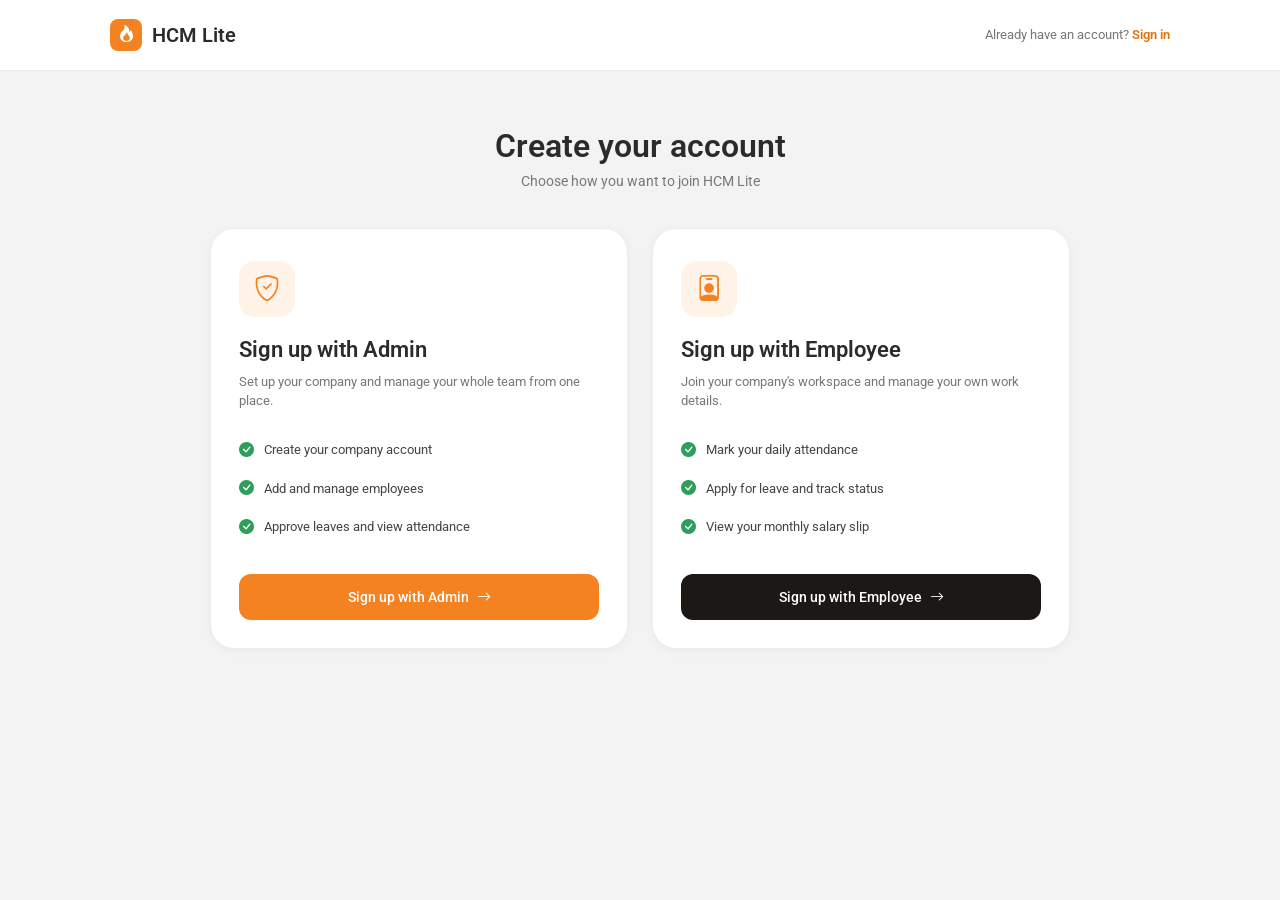
<file: index.html>
<!DOCTYPE html>
<html lang="en">

<head>
    <meta charset="UTF-8">
    <meta name="viewport" content="width=device-width, initial-scale=1">
    <title>Staffora - Choose Sign Up</title>
    <link href="https://cdn.jsdelivr.net/npm/bootstrap@5.3.3/dist/css/bootstrap.min.css" rel="stylesheet">
    <link href="https://cdn.jsdelivr.net/npm/bootstrap-icons@1.11.3/font/bootstrap-icons.css" rel="stylesheet">
    <!-- google font -->
    <link rel="preconnect" href="https://fonts.googleapis.com">
    <link rel="preconnect" href="https://fonts.gstatic.com" crossorigin>
    <link href="https://fonts.googleapis.com/css2?family=Roboto:ital,wght@0,100..900;1,100..900&display=swap"
        rel="stylesheet">

    <!-- common css (same as login page) -->
    <link rel="stylesheet" href="style.css">
</head>

<body class="choose-body">

    <!-- ===== Header with logo ===== -->
    <header class="site-header">
        <div class="site-header-inner">

            <div class="brand">
                <span class="brand-icon"><i class="bi bi-fire"></i></span>
                <span class="brand-name">HCM Lite</span>
            </div>

            <p class="header-note">
                Already have an account? <a href="./index.html" class="link-orange">Sign in</a>
            </p>

        </div>
    </header>


    <!-- ===== Page content ===== -->
    <main class="choose-page">

        <div class="choose-head">
            <h1>Create your account</h1>
            <p>Choose how you want to join HCM Lite</p>
        </div>

        <div class="row g-4 choose-row">

            <!-- Admin card -->
            <div class="col-12 col-md-6">
                <div class="choose-card">

                    <div class="choose-icon"><i class="bi bi-shield-check"></i></div>

                    <h2 class="choose-title">Sign up with Admin</h2>
                    <p class="choose-text">Set up your company and manage your whole team from one place.</p>

                    <ul class="choose-list">
                        <li><i class="bi bi-check-circle-fill"></i> Create your company account</li>
                        <li><i class="bi bi-check-circle-fill"></i> Add and manage employees</li>
                        <li><i class="bi bi-check-circle-fill"></i> Approve leaves and view attendance</li>
                    </ul>

                    <a href="./adminlogin.html" class="btn-choose">Sign up with Admin <i class="bi bi-arrow-right"></i></a>

                </div>
            </div>

            <!-- Employee card -->
            <div class="col-12 col-md-6">
                <div class="choose-card">

                    <div class="choose-icon"><i class="bi bi-person-badge"></i></div>

                    <h2 class="choose-title">Sign up with Employee</h2>
                    <p class="choose-text">Join your company's workspace and manage your own work details.</p>

                    <ul class="choose-list">
                        <li><i class="bi bi-check-circle-fill"></i> Mark your daily attendance</li>
                        <li><i class="bi bi-check-circle-fill"></i> Apply for leave and track status</li>
                        <li><i class="bi bi-check-circle-fill"></i> View your monthly salary slip</li>
                    </ul>

                    <a href="./employeesignup.html" class="btn-choose dark">Sign up with Employee <i class="bi bi-arrow-right"></i></a>

                </div>
            </div>

        </div>

    </main>

</body>

</html>
</file>
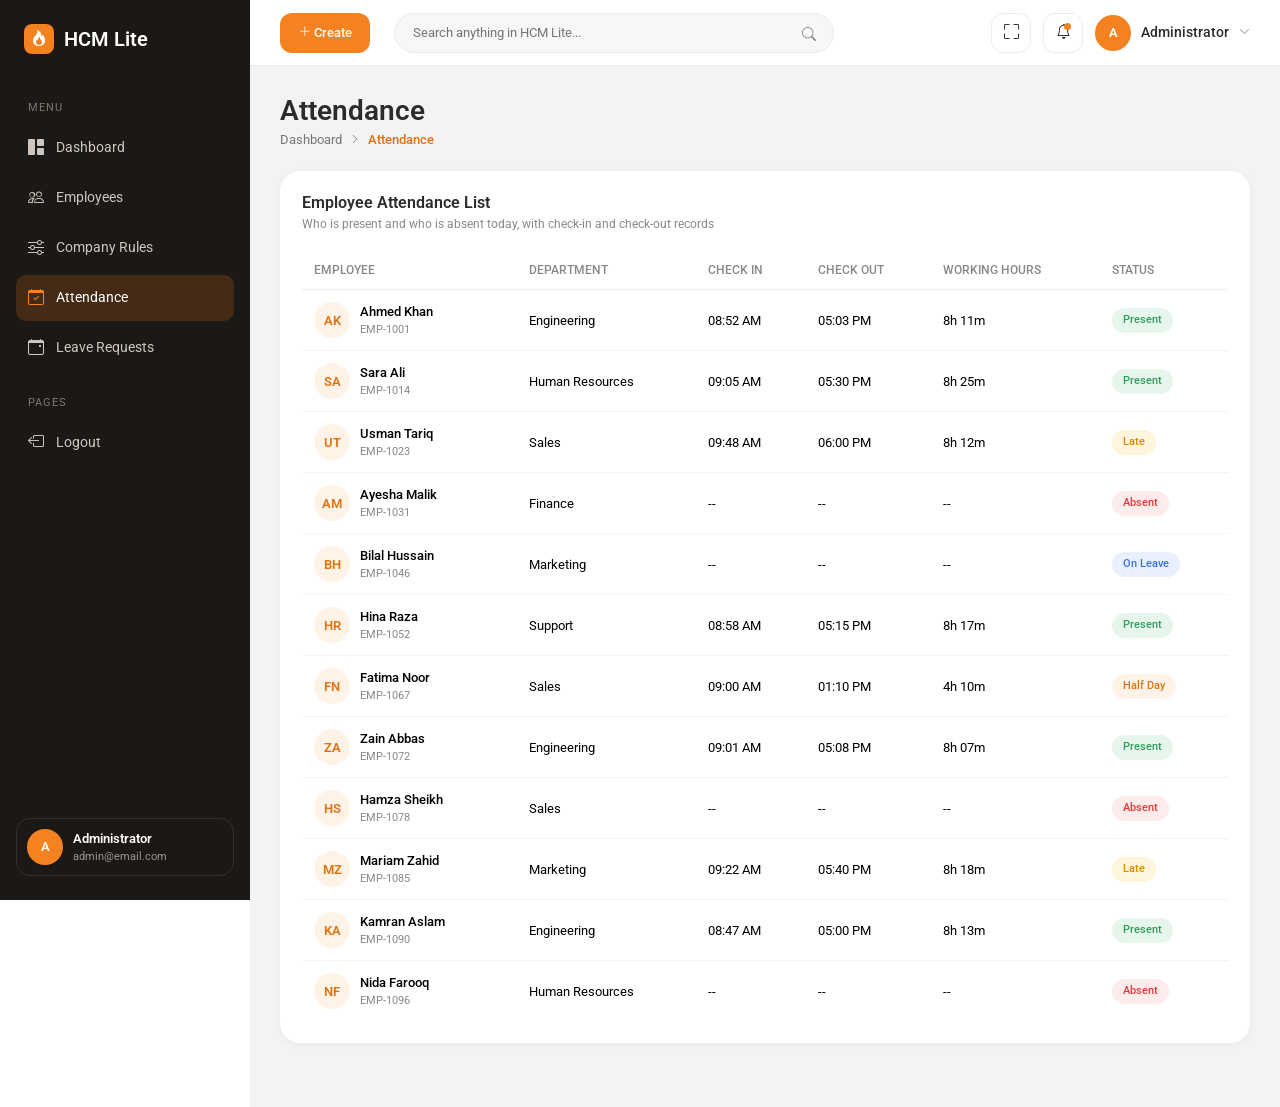
<file: adminattendance.html>
<!DOCTYPE html>
<html lang="en">

<head>
    <meta charset="UTF-8">
    <meta name="viewport" content="width=device-width, initial-scale=1">
    <title>HCM Lite - Attendance</title>
    <link href="https://cdn.jsdelivr.net/npm/bootstrap@5.3.3/dist/css/bootstrap.min.css" rel="stylesheet">
    <link href="https://cdn.jsdelivr.net/npm/bootstrap-icons@1.11.3/font/bootstrap-icons.css" rel="stylesheet">
    <!-- google font -->
    <link rel="preconnect" href="https://fonts.googleapis.com">
    <link rel="preconnect" href="https://fonts.gstatic.com" crossorigin>
    <link href="https://fonts.googleapis.com/css2?family=Roboto:ital,wght@0,100..900;1,100..900&display=swap"
        rel="stylesheet">

    <!-- common css -->
    <link rel="stylesheet" href="style.css">
</head>

<body>

    <!-- ================= SIDEBAR (Bootstrap offcanvas on small screens) ================= -->
    <div class="offcanvas-lg offcanvas-start sidebar" tabindex="-1" id="sidebarMenu" aria-label="Sidebar menu">
        <div class="offcanvas-body">
            <div class="sidebar-inner">

                <div class="sidebar-top">
                    <div class="brand">
                        <span class="brand-icon"><i class="bi bi-fire"></i></span>
                        <span class="brand-name">HCM Lite</span>
                    </div>

                    <button type="button" class="btn-close btn-close-white d-lg-none" data-bs-dismiss="offcanvas"
                        data-bs-target="#sidebarMenu" aria-label="Close"></button>
                </div>

                <div class="menu-title">MENU</div>
                <a href="./adminDashboard.html" class="menu-link"><i class="bi bi-grid-1x2-fill"></i> Dashboard</a>
                <a href="./employee.html" class="menu-link"><i class="bi bi-people"></i> Employees</a>
                <a href="./companyrules.html" class="menu-link"><i class="bi bi-sliders"></i> Company Rules</a>
                <a href="./adminattendance.html" class="menu-link active"><i class="bi bi-calendar-check"></i> Attendance</a>
                <a href="./adminleaves.html" class="menu-link"><i class="bi bi-calendar-event"></i> Leave Requests</a>

                                <div class="menu-title">PAGES</div>
                <!-- <a href="#" class="menu-link"><i class="bi bi-gear"></i> Settings</a> -->
                <a href="index.html" class="menu-link"><i class="bi bi-box-arrow-left"></i> Logout</a>

                <div class="sidebar-user">
                    <div class="avatar">A</div>
                    <div>
                        <div class="su-name">Administrator</div>
                        <div class="su-mail">admin@email.com</div>
                    </div>
                </div>

            </div>
        </div>
    </div>


    <!-- ================= MAIN AREA ================= -->
    <div class="main">

        <!-- ===== Top bar ===== -->
        <div class="topbar">

            <button type="button" class="icon-btn d-lg-none" data-bs-toggle="offcanvas" data-bs-target="#sidebarMenu"
                aria-controls="sidebarMenu" aria-label="Open menu">
                <i class="bi bi-list"></i>
            </button>

            <button type="button" class="btn-create"><i class="bi bi-plus-lg"></i> Create</button>

            <div class="search-box">
                <input type="text" placeholder="Search anything in HCM Lite...">
                <i class="bi bi-search"></i>
            </div>

            <div class="top-right">
                <button type="button" class="icon-btn"><i class="bi bi-fullscreen"></i></button>
                <button type="button" class="icon-btn">
                    <i class="bi bi-bell"></i>
                    <span class="notif-dot"></span>
                </button>
                <div class="profile">
                    <div class="avatar">A</div>
                    <span class="profile-name">Administrator</span>
                    <i class="bi bi-chevron-down"></i>
                </div>
            </div>
        </div>


        <!-- ===== Page content ===== -->
        <div class="content">

            <!-- Page heading -->
            <div class="page-head">
                <div>
                    <h1>Attendance</h1>
                    <div class="crumb">
                        <a href="adminDashboard.html">Dashboard</a>
                        <i class="bi bi-chevron-right"></i>
                        <span>Attendance</span>
                    </div>
                </div>
                <!-- <div class="date-pill"><i class="bi bi-calendar3"></i> October 25, 2026</div> -->
            </div>


         


          


            <!-- ===== 3. Employee attendance list ===== -->
            <div class="row g-3 mb-4">
                <div class="col-12">
                    <div class="card-box">

                        <div class="card-head">
                            <div>
                                <h3 class="card-title">Employee Attendance List</h3>
                                <p class="card-sub">Who is present and who is absent today, with check-in and check-out records</p>
                            </div>
                           
                        </div>

                        <div class="table-responsive">
                            <table class="table align-middle att-table">
                                <thead>
                                    <tr>
                                        <th>Employee</th>
                                        <th>Department</th>
                                        <th>Check In</th>
                                        <th>Check Out</th>
                                        <th>Working Hours</th>
                                        <th>Status</th>
                                    </tr>
                                </thead>
                                <tbody>
                                    <tr>
                                        <td>
                                            <div class="emp">
                                                <div class="avatar light">AK</div>
                                                <div>
                                                    <div class="emp-name">Ahmed Khan</div>
                                                    <div class="emp-id">EMP-1001</div>
                                                </div>
                                            </div>
                                        </td>
                                        <td>Engineering</td>
                                        <td>08:52 AM</td>
                                        <td>05:03 PM</td>
                                        <td>8h 11m</td>
                                        <td><span class="status st-present">Present</span></td>
                                    </tr>
                                    <tr>
                                        <td>
                                            <div class="emp">
                                                <div class="avatar light">SA</div>
                                                <div>
                                                    <div class="emp-name">Sara Ali</div>
                                                    <div class="emp-id">EMP-1014</div>
                                                </div>
                                            </div>
                                        </td>
                                        <td>Human Resources</td>
                                        <td>09:05 AM</td>
                                        <td>05:30 PM</td>
                                        <td>8h 25m</td>
                                        <td><span class="status st-present">Present</span></td>
                                    </tr>
                                    <tr>
                                        <td>
                                            <div class="emp">
                                                <div class="avatar light">UT</div>
                                                <div>
                                                    <div class="emp-name">Usman Tariq</div>
                                                    <div class="emp-id">EMP-1023</div>
                                                </div>
                                            </div>
                                        </td>
                                        <td>Sales</td>
                                        <td>09:48 AM</td>
                                        <td>06:00 PM</td>
                                        <td>8h 12m</td>
                                        <td><span class="status st-late">Late</span></td>
                                    </tr>
                                    <tr>
                                        <td>
                                            <div class="emp">
                                                <div class="avatar light">AM</div>
                                                <div>
                                                    <div class="emp-name">Ayesha Malik</div>
                                                    <div class="emp-id">EMP-1031</div>
                                                </div>
                                            </div>
                                        </td>
                                        <td>Finance</td>
                                        <td>--</td>
                                        <td>--</td>
                                        <td>--</td>
                                        <td><span class="status st-absent">Absent</span></td>
                                    </tr>
                                    <tr>
                                        <td>
                                            <div class="emp">
                                                <div class="avatar light">BH</div>
                                                <div>
                                                    <div class="emp-name">Bilal Hussain</div>
                                                    <div class="emp-id">EMP-1046</div>
                                                </div>
                                            </div>
                                        </td>
                                        <td>Marketing</td>
                                        <td>--</td>
                                        <td>--</td>
                                        <td>--</td>
                                        <td><span class="status st-leave">On Leave</span></td>
                                    </tr>
                                    <tr>
                                        <td>
                                            <div class="emp">
                                                <div class="avatar light">HR</div>
                                                <div>
                                                    <div class="emp-name">Hina Raza</div>
                                                    <div class="emp-id">EMP-1052</div>
                                                </div>
                                            </div>
                                        </td>
                                        <td>Support</td>
                                        <td>08:58 AM</td>
                                        <td>05:15 PM</td>
                                        <td>8h 17m</td>
                                        <td><span class="status st-present">Present</span></td>
                                    </tr>
                                    <tr>
                                        <td>
                                            <div class="emp">
                                                <div class="avatar light">FN</div>
                                                <div>
                                                    <div class="emp-name">Fatima Noor</div>
                                                    <div class="emp-id">EMP-1067</div>
                                                </div>
                                            </div>
                                        </td>
                                        <td>Sales</td>
                                        <td>09:00 AM</td>
                                        <td>01:10 PM</td>
                                        <td>4h 10m</td>
                                        <td><span class="status st-half">Half Day</span></td>
                                    </tr>
                                    <tr>
                                        <td>
                                            <div class="emp">
                                                <div class="avatar light">ZA</div>
                                                <div>
                                                    <div class="emp-name">Zain Abbas</div>
                                                    <div class="emp-id">EMP-1072</div>
                                                </div>
                                            </div>
                                        </td>
                                        <td>Engineering</td>
                                        <td>09:01 AM</td>
                                        <td>05:08 PM</td>
                                        <td>8h 07m</td>
                                        <td><span class="status st-present">Present</span></td>
                                    </tr>
                                    <tr>
                                        <td>
                                            <div class="emp">
                                                <div class="avatar light">HS</div>
                                                <div>
                                                    <div class="emp-name">Hamza Sheikh</div>
                                                    <div class="emp-id">EMP-1078</div>
                                                </div>
                                            </div>
                                        </td>
                                        <td>Sales</td>
                                        <td>--</td>
                                        <td>--</td>
                                        <td>--</td>
                                        <td><span class="status st-absent">Absent</span></td>
                                    </tr>
                                    <tr>
                                        <td>
                                            <div class="emp">
                                                <div class="avatar light">MZ</div>
                                                <div>
                                                    <div class="emp-name">Mariam Zahid</div>
                                                    <div class="emp-id">EMP-1085</div>
                                                </div>
                                            </div>
                                        </td>
                                        <td>Marketing</td>
                                        <td>09:22 AM</td>
                                        <td>05:40 PM</td>
                                        <td>8h 18m</td>
                                        <td><span class="status st-late">Late</span></td>
                                    </tr>
                                    <tr>
                                        <td>
                                            <div class="emp">
                                                <div class="avatar light">KA</div>
                                                <div>
                                                    <div class="emp-name">Kamran Aslam</div>
                                                    <div class="emp-id">EMP-1090</div>
                                                </div>
                                            </div>
                                        </td>
                                        <td>Engineering</td>
                                        <td>08:47 AM</td>
                                        <td>05:00 PM</td>
                                        <td>8h 13m</td>
                                        <td><span class="status st-present">Present</span></td>
                                    </tr>
                                    <tr>
                                        <td>
                                            <div class="emp">
                                                <div class="avatar light">NF</div>
                                                <div>
                                                    <div class="emp-name">Nida Farooq</div>
                                                    <div class="emp-id">EMP-1096</div>
                                                </div>
                                            </div>
                                        </td>
                                        <td>Human Resources</td>
                                        <td>--</td>
                                        <td>--</td>
                                        <td>--</td>
                                        <td><span class="status st-absent">Absent</span></td>
                                    </tr>
                                </tbody>
                            </table>
                        </div>


                    </div>
                </div>
            </div>



        </div>
        <!-- end content -->

    </div>
    <!-- end main -->

    <!-- Bootstrap js (needed for the sidebar offcanvas) -->
    <script src="https://cdn.jsdelivr.net/npm/bootstrap@5.3.3/dist/js/bootstrap.bundle.min.js"></script>

</body>

</html>
</file>
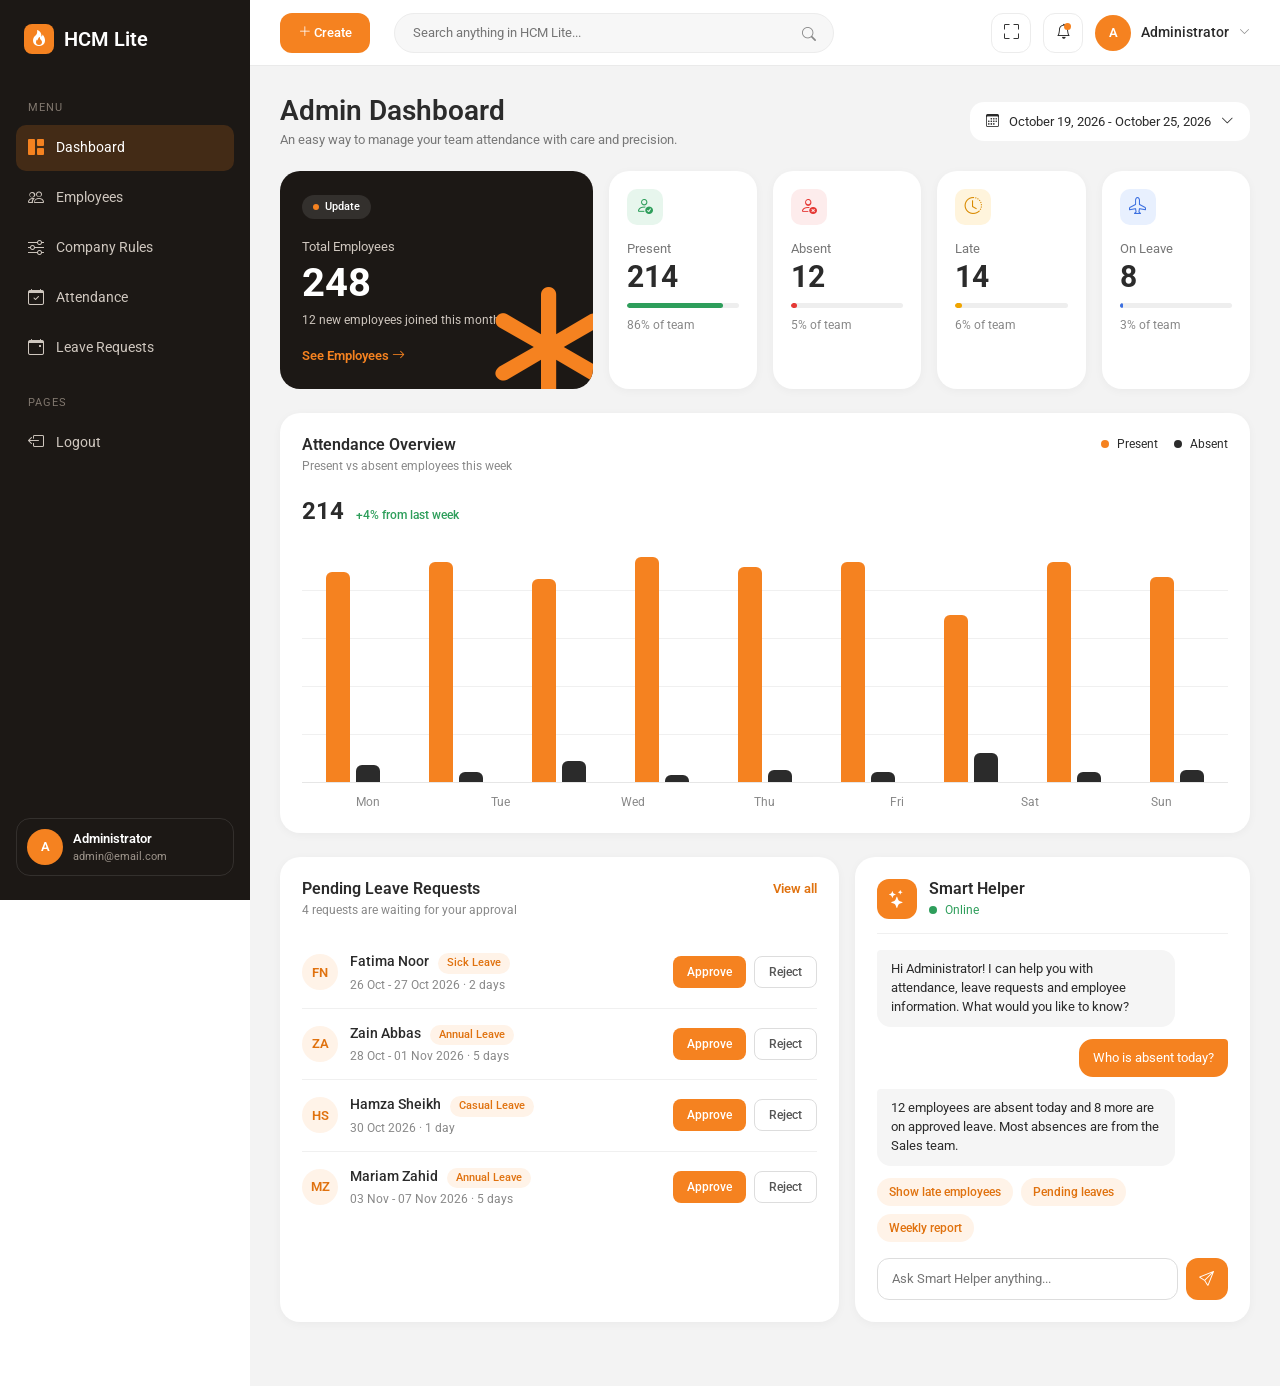
<file: adminDashboard.html>
<!DOCTYPE html>
<html lang="en">

<head>
    <meta charset="UTF-8">
    <meta name="viewport" content="width=device-width, initial-scale=1">
    <title>HCM Lite - Admin Dashboard</title>
    <link href="https://cdn.jsdelivr.net/npm/bootstrap@5.3.3/dist/css/bootstrap.min.css" rel="stylesheet">
    <link href="https://cdn.jsdelivr.net/npm/bootstrap-icons@1.11.3/font/bootstrap-icons.css" rel="stylesheet">
    <!-- google font -->
    <link rel="preconnect" href="https://fonts.googleapis.com">
    <link rel="preconnect" href="https://fonts.gstatic.com" crossorigin>
    <link href="https://fonts.googleapis.com/css2?family=Roboto:ital,wght@0,100..900;1,100..900&display=swap"
        rel="stylesheet">

    <!-- common css (login, sign up and admin are all in this file) -->
    <link rel="stylesheet" href="style.css">
</head>

<body>

    <!-- ================= SIDEBAR (Bootstrap offcanvas on small screens) ================= -->
    <div class="offcanvas-lg offcanvas-start sidebar" tabindex="-1" id="sidebarMenu" aria-label="Sidebar menu">
        <div class="offcanvas-body">
            <div class="sidebar-inner">
    
                <div class="sidebar-top">
                    <div class="brand">
                        <span class="brand-icon"><i class="bi bi-fire"></i></span>
                        <span class="brand-name">HCM Lite</span>
                    </div>
    
                    <button type="button" class="btn-close btn-close-white d-lg-none" data-bs-dismiss="offcanvas"
                        data-bs-target="#sidebarMenu" aria-label="Close"></button>
                </div>
    
                <div class="menu-title">MENU</div>
                <a href="adminDashboard.html" class="menu-link active"><i class="bi bi-grid-1x2-fill"></i> Dashboard</a>
                <a href="employee.html" class="menu-link"><i class="bi bi-people"></i> Employees</a>
                <a href="companyRules.html" class="menu-link"><i class="bi bi-sliders"></i> Company Rules</a>
                <a href="./adminattendance.html" class="menu-link"><i class="bi bi-calendar-check"></i> Attendance</a>
                <a href="./adminleaves.html" class="menu-link"><i class="bi bi-calendar-event"></i> Leave Requests</a>
    
               
                <div class="menu-title">PAGES</div>
                <!-- <a href="#" class="menu-link"><i class="bi bi-gear"></i> Settings</a> -->
                <a href="index.html" class="menu-link"><i class="bi bi-box-arrow-left"></i> Logout</a>
    
                <div class="sidebar-user">
                    <div class="avatar">A</div>
                    <div>
                        <div class="su-name">Administrator</div>
                        <div class="su-mail">admin@email.com</div>
                    </div>
                </div>
    
            </div>
        </div>
    </div>


    <!-- ================= MAIN AREA ================= -->
    <div class="main">

        <!-- ===== Top bar ===== -->
        <div class="topbar">

            <!-- opens the sidebar (only on small screens) -->
            <button type="button" class="icon-btn d-lg-none" data-bs-toggle="offcanvas" data-bs-target="#sidebarMenu"
                aria-controls="sidebarMenu" aria-label="Open menu">
                <i class="bi bi-list"></i>
            </button>

            <button type="button" class="btn-create"><i class="bi bi-plus-lg"></i> Create</button>

            <div class="search-box">
                <input type="text" placeholder="Search anything in HCM Lite...">
                <i class="bi bi-search"></i>
            </div>

            <div class="top-right">
                <button type="button" class="icon-btn"><i class="bi bi-fullscreen"></i></button>
                <button type="button" class="icon-btn">
                    <i class="bi bi-bell"></i>
                    <span class="notif-dot"></span>
                </button>
                <div class="profile">
                    <div class="avatar">A</div>
                    <span class="profile-name">Administrator</span>
                    <i class="bi bi-chevron-down"></i>
                </div>
            </div>
        </div>


        <!-- ===== Page content ===== -->
        <div class="content">

            <!-- Page heading -->
            <div class="page-head">
                <div>
                    <h1>Admin Dashboard</h1>
                    <p>An easy way to manage your team attendance with care and precision.</p>
                </div>
                <div class="date-pill">
                    <i class="bi bi-calendar3"></i>
                    October 19, 2026 - October 25, 2026
                    <i class="bi bi-chevron-down"></i>
                </div>
            </div>


            <!-- ===== 1. Statistics cards ===== -->
            <div class="row g-3 mb-4">

                <!-- Total employees (dark card) -->
                <div class="col-12 col-xl-4">
                    <div class="stat-dark">
                        <span class="update-badge"><span class="dot-orange"></span> Update</span>
                        <p class="sd-label">Total Employees</p>
                        <h2 class="sd-number">248</h2>
                        <p class="sd-text">12 new employees joined this month</p>
                        <a href="employees.html" class="sd-link">See Employees <i class="bi bi-arrow-right"></i></a>
                        <i class="bi bi-asterisk sd-decor"></i>
                    </div>
                </div>

                <!-- Present -->
                <div class="col-6 col-md-3 col-xl-2">
                    <div class="stat-card">
                        <div class="chip c-green"><i class="bi bi-person-check"></i></div>
                        <p class="sc-label">Present</p>
                        <h3 class="sc-number">214</h3>
                        <div class="mini-bar">
                            <div class="mini-fill bg-green" style="width: 86%;"></div>
                        </div>
                        <p class="sc-text">86% of team</p>
                    </div>
                </div>

                <!-- Absent -->
                <div class="col-6 col-md-3 col-xl-2">
                    <div class="stat-card">
                        <div class="chip c-red"><i class="bi bi-person-x"></i></div>
                        <p class="sc-label">Absent</p>
                        <h3 class="sc-number">12</h3>
                        <div class="mini-bar">
                            <div class="mini-fill bg-red" style="width: 5%;"></div>
                        </div>
                        <p class="sc-text">5% of team</p>
                    </div>
                </div>

                <!-- Late -->
                <div class="col-6 col-md-3 col-xl-2">
                    <div class="stat-card">
                        <div class="chip c-amber"><i class="bi bi-clock-history"></i></div>
                        <p class="sc-label">Late</p>
                        <h3 class="sc-number">14</h3>
                        <div class="mini-bar">
                            <div class="mini-fill bg-amber" style="width: 6%;"></div>
                        </div>
                        <p class="sc-text">6% of team</p>
                    </div>
                </div>

                <!-- On leave -->
                <div class="col-6 col-md-3 col-xl-2">
                    <div class="stat-card">
                        <div class="chip c-blue"><i class="bi bi-airplane"></i></div>
                        <p class="sc-label">On Leave</p>
                        <h3 class="sc-number">8</h3>
                        <div class="mini-bar">
                            <div class="mini-fill bg-blue" style="width: 3%;"></div>
                        </div>
                        <p class="sc-text">3% of team</p>
                    </div>
                </div>

            </div>


            <!-- ===== 2. Attendance chart + donut ===== -->
            <div class="row g-3 mb-4">

                <!-- Weekly attendance chart -->
                <div class="col-12 col-xl-12">
                    <div class="card-box">

                        <div class="card-head">
                            <div>
                                <h3 class="card-title">Attendance Overview</h3>
                                <p class="card-sub">Present vs absent employees this week</p>
                            </div>
                            <div class="legend">
                                <span><span class="dot bg-orange"></span> Present</span>
                                <span><span class="dot bg-ink"></span> Absent</span>
                            </div>
                        </div>

                        <div class="chart-number">
                            214 <span class="green-text">+4% from last week</span>
                        </div>

                        <!-- bars -->
                        <div class="bar-chart">
                            <div class="bar-group">
                                <div class="bar present" style="height: 88%;" title="Present"></div>
                                <div class="bar absent" style="height: 7%;" title="Absent"></div>
                            </div>
                            <div class="bar-group">
                                <div class="bar present" style="height: 92%;" title="Present"></div>
                                <div class="bar absent" style="height: 4%;" title="Absent"></div>
                            </div>
                            <div class="bar-group">
                                <div class="bar present" style="height: 85%;" title="Present"></div>
                                <div class="bar absent" style="height: 9%;" title="Absent"></div>
                            </div>
                            <div class="bar-group">
                                <div class="bar present" style="height: 94%;" title="Present"></div>
                                <div class="bar absent" style="height: 3%;" title="Absent"></div>
                            </div>
                            <div class="bar-group">
                                <div class="bar present" style="height: 90%;" title="Present"></div>
                                <div class="bar absent" style="height: 5%;" title="Absent"></div>
                            </div>
                            <div class="bar-group">
                                <div class="bar present" style="height: 92%;" title="Present"></div>
                                <div class="bar absent" style="height: 4%;" title="Absent"></div>
                            </div>
                            <div class="bar-group">
                                <div class="bar present" style="height: 70%;" title="Present"></div>
                                <div class="bar absent" style="height: 12%;" title="Absent"></div>
                            </div>
                            <div class="bar-group">
                                <div class="bar present" style="height: 92%;" title="Present"></div>
                                <div class="bar absent" style="height: 4%;" title="Absent"></div>
                            </div>
                            <div class="bar-group">
                                <div class="bar present" style="height: 86%;" title="Present"></div>
                                <div class="bar absent" style="height: 5%;" title="Absent"></div>
                            </div>
                        </div>

                        <!-- day names -->
                        <div class="chart-labels">
                            <span>Mon</span>
                            <span>Tue</span>
                            <span>Wed</span>
                            <span>Thu</span>
                            <span>Fri</span>
                            <span>Sat</span>
                            <span>Sun</span>
                        </div>

                    </div>
                </div>

              

            </div>


            <!-- ===== 3. Pending leave requests + Smart Helper ===== -->
            <div class="row g-3 mb-4">

                <!-- Pending leave requests -->
                <div class="col-12 col-xl-7">
                    <div class="card-box">

                        <div class="card-head">
                            <div>
                                <h3 class="card-title">Pending Leave Requests</h3>
                                <p class="card-sub">4 requests are waiting for your approval</p>
                            </div>
                            <a href="#" class="link-orange">View all</a>
                        </div>

                        <div class="leave-item">
                            <div class="avatar light">FN</div>
                            <div class="leave-info">
                                <div class="li-name">Fatima Noor <span class="tag">Sick Leave</span></div>
                                <div class="li-meta">26 Oct - 27 Oct 2026 &middot; 2 days</div>
                            </div>
                            <div class="leave-actions">
                                <button type="button" class="btn-approve">Approve</button>
                                <button type="button" class="btn-reject">Reject</button>
                            </div>
                        </div>

                        <div class="leave-item">
                            <div class="avatar light">ZA</div>
                            <div class="leave-info">
                                <div class="li-name">Zain Abbas <span class="tag">Annual Leave</span></div>
                                <div class="li-meta">28 Oct - 01 Nov 2026 &middot; 5 days</div>
                            </div>
                            <div class="leave-actions">
                                <button type="button" class="btn-approve">Approve</button>
                                <button type="button" class="btn-reject">Reject</button>
                            </div>
                        </div>

                        <div class="leave-item">
                            <div class="avatar light">HS</div>
                            <div class="leave-info">
                                <div class="li-name">Hamza Sheikh <span class="tag">Casual Leave</span></div>
                                <div class="li-meta">30 Oct 2026 &middot; 1 day</div>
                            </div>
                            <div class="leave-actions">
                                <button type="button" class="btn-approve">Approve</button>
                                <button type="button" class="btn-reject">Reject</button>
                            </div>
                        </div>

                        <div class="leave-item last">
                            <div class="avatar light">MZ</div>
                            <div class="leave-info">
                                <div class="li-name">Mariam Zahid <span class="tag">Annual Leave</span></div>
                                <div class="li-meta">03 Nov - 07 Nov 2026 &middot; 5 days</div>
                            </div>
                            <div class="leave-actions">
                                <button type="button" class="btn-approve">Approve</button>
                                <button type="button" class="btn-reject">Reject</button>
                            </div>
                        </div>

                    </div>
                </div>

                <!-- Smart Helper chat -->
                <div class="col-12 col-xl-5">
                    <div class="card-box chat-box">

                        <div class="chat-head">
                            <div class="chat-icon"><i class="bi bi-stars"></i></div>
                            <div>
                                <h3 class="card-title">Smart Helper</h3>
                                <p class="online"><span class="dot bg-green"></span> Online</p>
                            </div>
                        </div>

                        <div class="chat-body">
                            <div class="msg bot">
                                Hi Administrator! I can help you with attendance, leave requests and employee
                                information. What would you like to know?
                            </div>

                            <div class="msg user">Who is absent today?</div>

                            <div class="msg bot">
                                12 employees are absent today and 8 more are on approved leave.
                                Most absences are from the Sales team.
                            </div>

                            <div class="chips">
                                <span class="chip-btn">Show late employees</span>
                                <span class="chip-btn">Pending leaves</span>
                                <span class="chip-btn">Weekly report</span>
                            </div>
                        </div>

                        <div class="chat-input">
                            <input type="text" placeholder="Ask Smart Helper anything...">
                            <button type="button" class="send-btn"><i class="bi bi-send"></i></button>
                        </div>

                    </div>
                </div>

            </div>



        </div>
        <!-- end content -->

    </div>
    <!-- end main -->

    <!-- Bootstrap js (needed for the sidebar offcanvas) -->
    <script src="https://cdn.jsdelivr.net/npm/bootstrap@5.3.3/dist/js/bootstrap.bundle.min.js"></script>

</body>

</html>
</file>
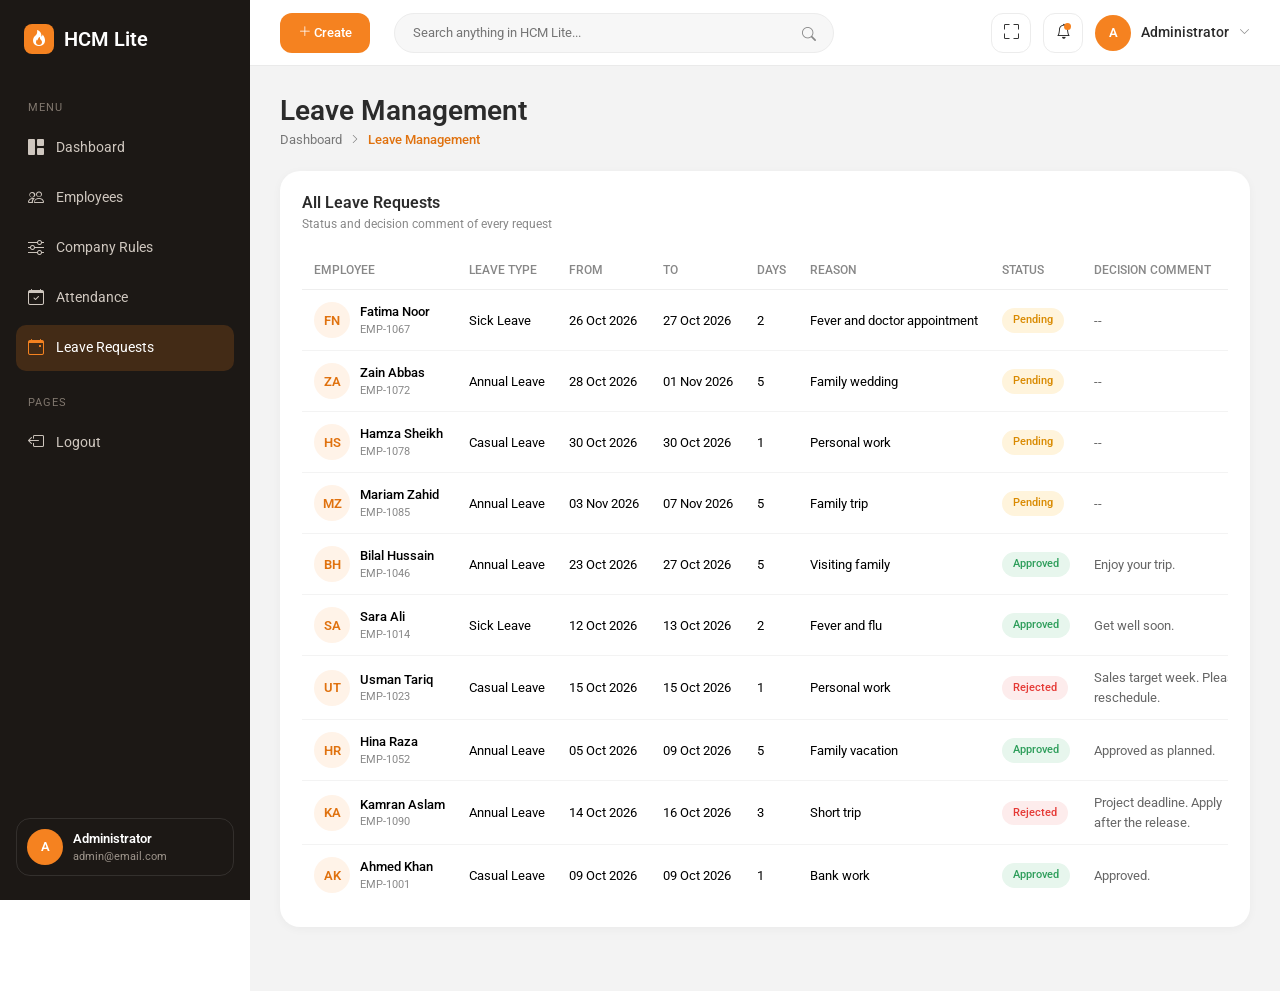
<file: adminleaves.html>
<!DOCTYPE html>
<html lang="en">

<head>
    <meta charset="UTF-8">
    <meta name="viewport" content="width=device-width, initial-scale=1">
    <title>HCM Lite - Leave Management</title>
    <link href="https://cdn.jsdelivr.net/npm/bootstrap@5.3.3/dist/css/bootstrap.min.css" rel="stylesheet">
    <link href="https://cdn.jsdelivr.net/npm/bootstrap-icons@1.11.3/font/bootstrap-icons.css" rel="stylesheet">
    <!-- google font -->
    <link rel="preconnect" href="https://fonts.googleapis.com">
    <link rel="preconnect" href="https://fonts.gstatic.com" crossorigin>
    <link href="https://fonts.googleapis.com/css2?family=Roboto:ital,wght@0,100..900;1,100..900&display=swap"
        rel="stylesheet">

    <!-- common css -->
    <link rel="stylesheet" href="style.css">
</head>

<body>

    <!-- ================= SIDEBAR (Bootstrap offcanvas on small screens) ================= -->
    <div class="offcanvas-lg offcanvas-start sidebar" tabindex="-1" id="sidebarMenu" aria-label="Sidebar menu">
        <div class="offcanvas-body">
            <div class="sidebar-inner">

                <div class="sidebar-top">
                    <div class="brand">
                        <span class="brand-icon"><i class="bi bi-fire"></i></span>
                        <span class="brand-name">HCM Lite</span>
                    </div>

                    <button type="button" class="btn-close btn-close-white d-lg-none" data-bs-dismiss="offcanvas"
                        data-bs-target="#sidebarMenu" aria-label="Close"></button>
                </div>

                <div class="menu-title">MENU</div>
                <a href="./adminDashboard.html" class="menu-link"><i class="bi bi-grid-1x2-fill"></i> Dashboard</a>
                <a href="./employee.html" class="menu-link"><i class="bi bi-people"></i> Employees</a>
                <a href="./companyrules.html" class="menu-link"><i class="bi bi-sliders"></i> Company Rules</a>
                <a href="./adminattendance.html" class="menu-link"><i class="bi bi-calendar-check"></i> Attendance</a>
                <a href="./adminleaves.html" class="menu-link active"><i class="bi bi-calendar-event"></i> Leave Requests</a>

                
                <div class="menu-title">PAGES</div>
                <!-- <a href="#" class="menu-link"><i class="bi bi-gear"></i> Settings</a> -->
                <a href="index.html" class="menu-link"><i class="bi bi-box-arrow-left"></i> Logout</a>

                <div class="sidebar-user">
                    <div class="avatar">A</div>
                    <div>
                        <div class="su-name">Administrator</div>
                        <div class="su-mail">admin@email.com</div>
                    </div>
                </div>

            </div>
        </div>
    </div>


    <!-- ================= MAIN AREA ================= -->
    <div class="main">

        <!-- ===== Top bar ===== -->
        <div class="topbar">

            <button type="button" class="icon-btn d-lg-none" data-bs-toggle="offcanvas" data-bs-target="#sidebarMenu"
                aria-controls="sidebarMenu" aria-label="Open menu">
                <i class="bi bi-list"></i>
            </button>

            <button type="button" class="btn-create"><i class="bi bi-plus-lg"></i> Create</button>

            <div class="search-box">
                <input type="text" placeholder="Search anything in HCM Lite...">
                <i class="bi bi-search"></i>
            </div>

            <div class="top-right">
                <button type="button" class="icon-btn"><i class="bi bi-fullscreen"></i></button>
                <button type="button" class="icon-btn">
                    <i class="bi bi-bell"></i>
                    <span class="notif-dot"></span>
                </button>
                <div class="profile">
                    <div class="avatar">A</div>
                    <span class="profile-name">Administrator</span>
                    <i class="bi bi-chevron-down"></i>
                </div>
            </div>
        </div>


        <!-- ===== Page content ===== -->
        <div class="content">

            <!-- Page heading -->
            <div class="page-head">
                <div>
                    <h1>Leave Management</h1>
                    <div class="crumb">
                        <a href="adminDashboard.html">Dashboard</a>
                        <i class="bi bi-chevron-right"></i>
                        <span>Leave Management</span>
                    </div>
                </div>
                <!-- <a href="adminDashboard.html" class="btn-cancel"><i class="bi bi-arrow-left me-1"></i> Back to Dashboard</a> -->
            </div>


        


        


            <!-- ===== 3. All leave requests ===== -->
            <div class="row g-3 mb-4">
                <div class="col-12">
                    <div class="card-box">

                        <div class="card-head">
                            <div>
                                <h3 class="card-title">All Leave Requests</h3>
                                <p class="card-sub">Status and decision comment of every request</p>
                            </div>
                           
                        </div>

                        <div class="table-responsive">
                            <table class="table align-middle att-table">
                                <thead>
                                    <tr>
                                        <th>Employee</th>
                                        <th>Leave Type</th>
                                        <th>From</th>
                                        <th>To</th>
                                        <th>Days</th>
                                        <th>Reason</th>
                                        <th>Status</th>
                                        <th>Decision Comment</th>
                                    </tr>
                                </thead>
                                <tbody>
                                    <tr>
                                        <td>
                                            <div class="emp">
                                                <div class="avatar light">FN</div>
                                                <div>
                                                    <div class="emp-name">Fatima Noor</div>
                                                    <div class="emp-id">EMP-1067</div>
                                                </div>
                                            </div>
                                        </td>
                                        <td>Sick Leave</td>
                                        <td>26 Oct 2026</td>
                                        <td>27 Oct 2026</td>
                                        <td>2</td>
                                        <td>Fever and doctor appointment</td>
                                        <td><span class="status st-late">Pending</span></td>
                                        <td class="cmt">--</td>
                                    </tr>
                                    <tr>
                                        <td>
                                            <div class="emp">
                                                <div class="avatar light">ZA</div>
                                                <div>
                                                    <div class="emp-name">Zain Abbas</div>
                                                    <div class="emp-id">EMP-1072</div>
                                                </div>
                                            </div>
                                        </td>
                                        <td>Annual Leave</td>
                                        <td>28 Oct 2026</td>
                                        <td>01 Nov 2026</td>
                                        <td>5</td>
                                        <td>Family wedding</td>
                                        <td><span class="status st-late">Pending</span></td>
                                        <td class="cmt">--</td>
                                    </tr>
                                    <tr>
                                        <td>
                                            <div class="emp">
                                                <div class="avatar light">HS</div>
                                                <div>
                                                    <div class="emp-name">Hamza Sheikh</div>
                                                    <div class="emp-id">EMP-1078</div>
                                                </div>
                                            </div>
                                        </td>
                                        <td>Casual Leave</td>
                                        <td>30 Oct 2026</td>
                                        <td>30 Oct 2026</td>
                                        <td>1</td>
                                        <td>Personal work</td>
                                        <td><span class="status st-late">Pending</span></td>
                                        <td class="cmt">--</td>
                                    </tr>
                                    <tr>
                                        <td>
                                            <div class="emp">
                                                <div class="avatar light">MZ</div>
                                                <div>
                                                    <div class="emp-name">Mariam Zahid</div>
                                                    <div class="emp-id">EMP-1085</div>
                                                </div>
                                            </div>
                                        </td>
                                        <td>Annual Leave</td>
                                        <td>03 Nov 2026</td>
                                        <td>07 Nov 2026</td>
                                        <td>5</td>
                                        <td>Family trip</td>
                                        <td><span class="status st-late">Pending</span></td>
                                        <td class="cmt">--</td>
                                    </tr>
                                    <tr>
                                        <td>
                                            <div class="emp">
                                                <div class="avatar light">BH</div>
                                                <div>
                                                    <div class="emp-name">Bilal Hussain</div>
                                                    <div class="emp-id">EMP-1046</div>
                                                </div>
                                            </div>
                                        </td>
                                        <td>Annual Leave</td>
                                        <td>23 Oct 2026</td>
                                        <td>27 Oct 2026</td>
                                        <td>5</td>
                                        <td>Visiting family</td>
                                        <td><span class="status st-present">Approved</span></td>
                                        <td class="cmt">Enjoy your trip.</td>
                                    </tr>
                                    <tr>
                                        <td>
                                            <div class="emp">
                                                <div class="avatar light">SA</div>
                                                <div>
                                                    <div class="emp-name">Sara Ali</div>
                                                    <div class="emp-id">EMP-1014</div>
                                                </div>
                                            </div>
                                        </td>
                                        <td>Sick Leave</td>
                                        <td>12 Oct 2026</td>
                                        <td>13 Oct 2026</td>
                                        <td>2</td>
                                        <td>Fever and flu</td>
                                        <td><span class="status st-present">Approved</span></td>
                                        <td class="cmt">Get well soon.</td>
                                    </tr>
                                    <tr>
                                        <td>
                                            <div class="emp">
                                                <div class="avatar light">UT</div>
                                                <div>
                                                    <div class="emp-name">Usman Tariq</div>
                                                    <div class="emp-id">EMP-1023</div>
                                                </div>
                                            </div>
                                        </td>
                                        <td>Casual Leave</td>
                                        <td>15 Oct 2026</td>
                                        <td>15 Oct 2026</td>
                                        <td>1</td>
                                        <td>Personal work</td>
                                        <td><span class="status st-absent">Rejected</span></td>
                                        <td class="cmt">Sales target week. Please reschedule.</td>
                                    </tr>
                                    <tr>
                                        <td>
                                            <div class="emp">
                                                <div class="avatar light">HR</div>
                                                <div>
                                                    <div class="emp-name">Hina Raza</div>
                                                    <div class="emp-id">EMP-1052</div>
                                                </div>
                                            </div>
                                        </td>
                                        <td>Annual Leave</td>
                                        <td>05 Oct 2026</td>
                                        <td>09 Oct 2026</td>
                                        <td>5</td>
                                        <td>Family vacation</td>
                                        <td><span class="status st-present">Approved</span></td>
                                        <td class="cmt">Approved as planned.</td>
                                    </tr>
                                    <tr>
                                        <td>
                                            <div class="emp">
                                                <div class="avatar light">KA</div>
                                                <div>
                                                    <div class="emp-name">Kamran Aslam</div>
                                                    <div class="emp-id">EMP-1090</div>
                                                </div>
                                            </div>
                                        </td>
                                        <td>Annual Leave</td>
                                        <td>14 Oct 2026</td>
                                        <td>16 Oct 2026</td>
                                        <td>3</td>
                                        <td>Short trip</td>
                                        <td><span class="status st-absent">Rejected</span></td>
                                        <td class="cmt">Project deadline. Apply after the release.</td>
                                    </tr>
                                    <tr>
                                        <td>
                                            <div class="emp">
                                                <div class="avatar light">AK</div>
                                                <div>
                                                    <div class="emp-name">Ahmed Khan</div>
                                                    <div class="emp-id">EMP-1001</div>
                                                </div>
                                            </div>
                                        </td>
                                        <td>Casual Leave</td>
                                        <td>09 Oct 2026</td>
                                        <td>09 Oct 2026</td>
                                        <td>1</td>
                                        <td>Bank work</td>
                                        <td><span class="status st-present">Approved</span></td>
                                        <td class="cmt">Approved.</td>
                                    </tr>
                                </tbody>
                            </table>
                        </div>

                       
                    </div>
                </div>
            </div>


         

        </div>
        <!-- end content -->

    </div>
    <!-- end main -->

    <!-- Bootstrap js (needed for the sidebar offcanvas) -->
    <script src="https://cdn.jsdelivr.net/npm/bootstrap@5.3.3/dist/js/bootstrap.bundle.min.js"></script>

</body>

</html>
</file>
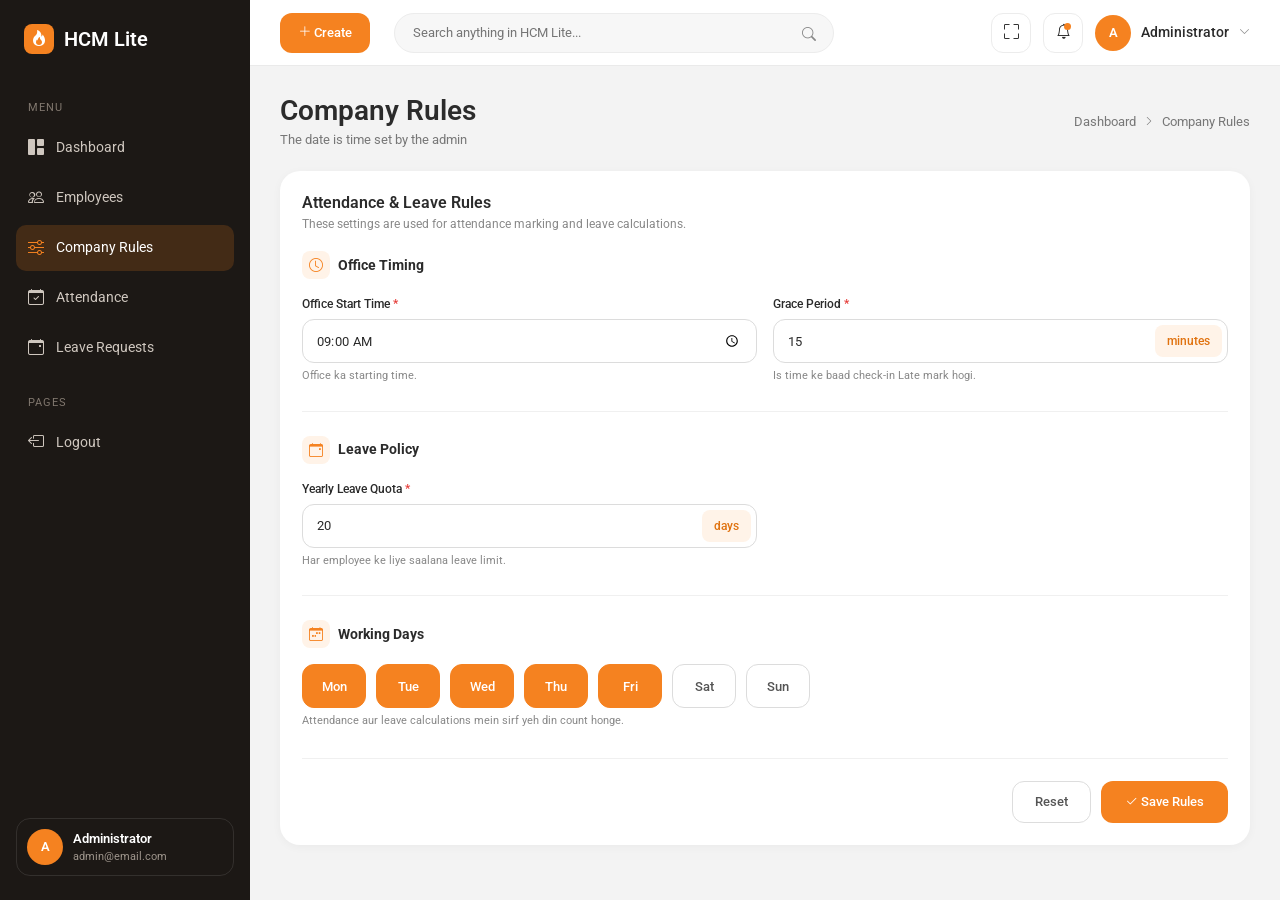
<file: companyrules.html>
<!DOCTYPE html>
<html lang="en">

<head>
    <meta charset="UTF-8">
    <meta name="viewport" content="width=device-width, initial-scale=1">
    <title>HCM Lite - Company Rules</title>
    <link href="https://cdn.jsdelivr.net/npm/bootstrap@5.3.3/dist/css/bootstrap.min.css" rel="stylesheet">
    <link href="https://cdn.jsdelivr.net/npm/bootstrap-icons@1.11.3/font/bootstrap-icons.css" rel="stylesheet">
    <!-- google font -->
    <link rel="preconnect" href="https://fonts.googleapis.com">
    <link rel="preconnect" href="https://fonts.gstatic.com" crossorigin>
    <link href="https://fonts.googleapis.com/css2?family=Roboto:ital,wght@0,100..900;1,100..900&display=swap"
        rel="stylesheet">

    <!-- common css -->
    <link rel="stylesheet" href="style.css">
</head>

<body>

    <!-- ================= SIDEBAR ================= -->
    <div class="offcanvas-lg offcanvas-start sidebar" tabindex="-1" id="sidebarMenu" aria-label="Sidebar menu">
        <div class="offcanvas-body">
            <div class="sidebar-inner">

                <div class="sidebar-top">
                    <div class="brand">
                        <span class="brand-icon"><i class="bi bi-fire"></i></span>
                        <span class="brand-name">HCM Lite</span>
                    </div>

                    <button type="button" class="btn-close btn-close-white d-lg-none" data-bs-dismiss="offcanvas"
                        data-bs-target="#sidebarMenu" aria-label="Close"></button>
                </div>

                <div class="menu-title">MENU</div>
                <a href="adminDashboard.html" class="menu-link"><i class="bi bi-grid-1x2-fill"></i> Dashboard</a>
                <a href="employee.html" class="menu-link"><i class="bi bi-people"></i> Employees</a>
                <a href="companyRules.html" class="menu-link active"><i class="bi bi-sliders"></i> Company Rules</a>
            <a href="./adminattendance.html" class="menu-link"><i class="bi bi-calendar-check"></i> Attendance</a>
            <a href="./adminleaves.html" class="menu-link"><i class="bi bi-calendar-event"></i> Leave Requests</a>
               
                <div class="menu-title">PAGES</div>
                <!-- <a href="#" class="menu-link"><i class="bi bi-gear"></i> Settings</a> -->
                <a href="index.html" class="menu-link"><i class="bi bi-box-arrow-left"></i> Logout</a>

                <div class="sidebar-user">
                    <div class="avatar">A</div>
                    <div>
                        <div class="su-name">Administrator</div>
                        <div class="su-mail">admin@email.com</div>
                    </div>
                </div>

            </div>
        </div>
    </div>


    <!-- ================= MAIN AREA ================= -->
    <div class="main">

        <!-- ===== Top bar ===== -->
        <div class="topbar">
            <button type="button" class="icon-btn d-lg-none" data-bs-toggle="offcanvas" data-bs-target="#sidebarMenu"
                aria-controls="sidebarMenu" aria-label="Open menu">
                <i class="bi bi-list"></i>
            </button>

            <button type="button" class="btn-create"><i class="bi bi-plus-lg"></i> Create</button>

            <div class="search-box">
                <input type="text" placeholder="Search anything in HCM Lite...">
                <i class="bi bi-search"></i>
            </div>

            <div class="top-right">
                <button type="button" class="icon-btn"><i class="bi bi-fullscreen"></i></button>
                <button type="button" class="icon-btn">
                    <i class="bi bi-bell"></i>
                    <span class="notif-dot"></span>
                </button>
                <div class="profile">
                    <div class="avatar">A</div>
                    <span class="profile-name">Administrator</span>
                    <i class="bi bi-chevron-down"></i>
                </div>
            </div>
        </div>


        <!-- ===== Page content ===== -->
        <div class="content">

           
    <div class="page-head">
        <div>
            <h1>Company Rules</h1>
            <p>The date is time set by the admin</p>
        </div>
        <div class="crumb">
            <a href="#">Dashboard</a>
            <i class="bi bi-chevron-right"></i>
            <a href="#">Company Rules</a>
            
        </div>
    </div>
            <div class=" g-3">

                <!-- ===== Rules form ===== -->
                <div class="col-12 col-xl-12">
                    <div class="card-box">

                        <div class="card-head">
                            <div>
                                <h3 class="card-title">Attendance &amp; Leave Rules</h3>
                                <p class="card-sub">These settings are used for attendance marking and leave
                                    calculations.</p>
                            </div>
                        </div>

                        <form action="#" method="post">

                            <!-- Office timing -->
                            <div class="form-section">
                                <h4 class="form-section-title"><i class="bi bi-clock"></i> Office Timing</h4>
                                <div class="row g-3">
                                    <div class="col-12 col-md-6">
                                        <label class="f-label" for="startTime">Office Start Time <span
                                                class="req">*</span></label>
                                        <input type="time" class="f-input" id="startTime" value="09:00" required>
                                        <p class="f-hint">Office ka starting time.</p>
                                    </div>
                                    <div class="col-12 col-md-6">
                                        <label class="f-label" for="grace">Grace Period <span
                                                class="req">*</span></label>
                                        <div class="input-suffix">
                                            <input type="number" class="f-input" id="grace" value="15" min="0" max="120"
                                                required>
                                            <span class="suffix">minutes</span>
                                        </div>
                                        <p class="f-hint">Is time ke baad check-in Late mark hogi.</p>
                                    </div>
                                </div>
                            </div>

                            <!-- Leave policy -->
                            <div class="form-section">
                                <h4 class="form-section-title"><i class="bi bi-calendar-event"></i> Leave Policy</h4>
                                <div class="row g-3">
                                    <div class="col-12 col-md-6">
                                        <label class="f-label" for="quota">Yearly Leave Quota <span
                                                class="req">*</span></label>
                                        <div class="input-suffix">
                                            <input type="number" class="f-input" id="quota" value="20" min="0" max="365"
                                                required>
                                            <span class="suffix">days</span>
                                        </div>
                                        <p class="f-hint">Har employee ke liye saalana leave limit.</p>
                                    </div>
                                </div>
                            </div>

                            <!-- Working days -->
                            <div class="form-section">
                                <h4 class="form-section-title"><i class="bi bi-calendar-week"></i> Working Days</h4>
                                <div class="day-picker" id="dayPicker">
                                    <input type="checkbox" id="d-mon" value="Mon" checked><label for="d-mon">Mon</label>
                                    <input type="checkbox" id="d-tue" value="Tue" checked><label for="d-tue">Tue</label>
                                    <input type="checkbox" id="d-wed" value="Wed" checked><label for="d-wed">Wed</label>
                                    <input type="checkbox" id="d-thu" value="Thu" checked><label for="d-thu">Thu</label>
                                    <input type="checkbox" id="d-fri" value="Fri" checked><label for="d-fri">Fri</label>
                                    <input type="checkbox" id="d-sat" value="Sat"><label for="d-sat">Sat</label>
                                    <input type="checkbox" id="d-sun" value="Sun"><label for="d-sun">Sun</label>
                                </div>
                                <p class="f-hint">Attendance aur leave calculations mein sirf yeh din count honge.</p>
                            </div>

                            <div class="form-actions">
                                <button type="reset" class="btn-cancel">Reset</button>
                                <button type="submit" class="btn-save"><i class="bi bi-check2"></i> Save Rules</button>
                            </div>

                        </form>

                    </div>
                </div>


                

            </div>

        </div>
        <!-- end content -->

    </div>
    <!-- end main -->

    <script src="https://cdn.jsdelivr.net/npm/bootstrap@5.3.3/dist/js/bootstrap.bundle.min.js"></script>

</body>

</html>
</file>
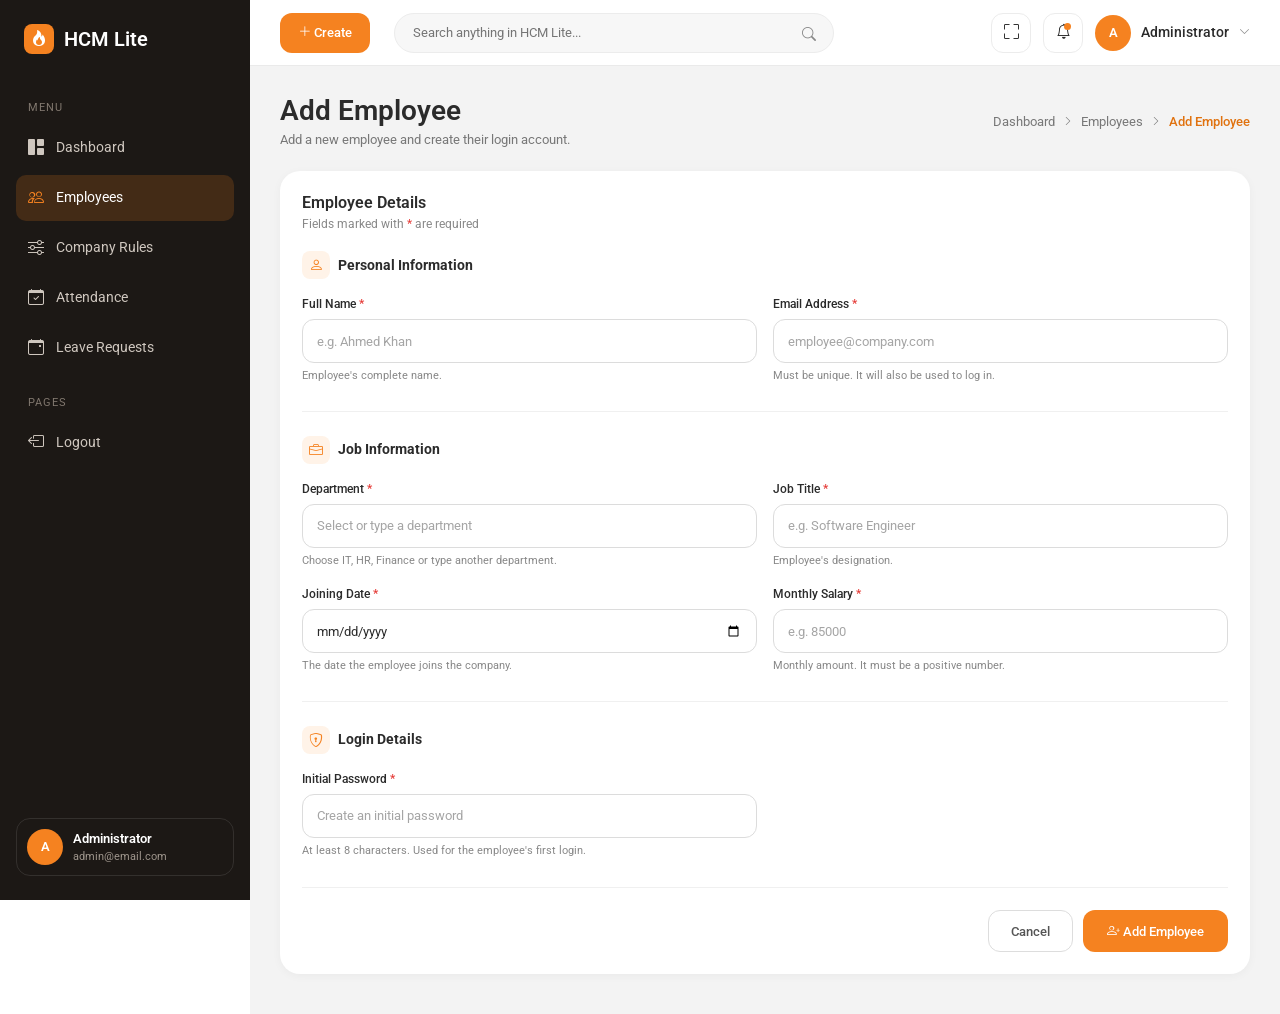
<file: employee.html>
<!DOCTYPE html>
<html lang="en">

<head>
    <meta charset="UTF-8">
    <meta name="viewport" content="width=device-width, initial-scale=1">
    <title>HCM Lite - Add Employee</title>
    <link href="https://cdn.jsdelivr.net/npm/bootstrap@5.3.3/dist/css/bootstrap.min.css" rel="stylesheet">
    <link href="https://cdn.jsdelivr.net/npm/bootstrap-icons@1.11.3/font/bootstrap-icons.css" rel="stylesheet">
    <!-- google font -->
    <link rel="preconnect" href="https://fonts.googleapis.com">
    <link rel="preconnect" href="https://fonts.gstatic.com" crossorigin>
    <link href="https://fonts.googleapis.com/css2?family=Roboto:ital,wght@0,100..900;1,100..900&display=swap"
        rel="stylesheet">

    <!-- common css (login, sign up, admin and employee form are all in this file) -->
    <link rel="stylesheet" href="style.css">
</head>

<body>

    <!-- ================= SIDEBAR (Bootstrap offcanvas on small screens) ================= -->
    <div class="offcanvas-lg offcanvas-start sidebar" tabindex="-1" id="sidebarMenu" aria-label="Sidebar menu">
        <div class="offcanvas-body">
            <div class="sidebar-inner">
    
                <div class="sidebar-top">
                    <div class="brand">
                        <span class="brand-icon"><i class="bi bi-fire"></i></span>
                        <span class="brand-name">HCM Lite</span>
                    </div>
    
                    <button type="button" class="btn-close btn-close-white d-lg-none" data-bs-dismiss="offcanvas"
                        data-bs-target="#sidebarMenu" aria-label="Close"></button>
                </div>
    
                <div class="menu-title">MENU</div>
                <a href="adminDashboard.html" class="menu-link"><i class="bi bi-grid-1x2-fill"></i> Dashboard</a>
                <a href="employee.html" class="menu-link active"><i class="bi bi-people"></i> Employees</a>
                <a href="companyRules.html" class="menu-link"><i class="bi bi-sliders"></i> Company Rules</a>
                <a href="./adminattendance.html" class="menu-link"><i class="bi bi-calendar-check"></i> Attendance</a>
                <a href="./adminleaves.html" class="menu-link"><i class="bi bi-calendar-event"></i> Leave Requests</a>
    
               
                <div class="menu-title">PAGES</div>
                <!-- <a href="#" class="menu-link"><i class="bi bi-gear"></i> Settings</a> -->
                <a href="index.html" class="menu-link"><i class="bi bi-box-arrow-left"></i> Logout</a>
    
                <div class="sidebar-user">
                    <div class="avatar">A</div>
                    <div>
                        <div class="su-name">Administrator</div>
                        <div class="su-mail">admin@email.com</div>
                    </div>
                </div>
    
            </div>
        </div>
    </div>


    <!-- ================= MAIN AREA ================= -->
    <div class="main">

        <!-- ===== Top bar ===== -->
        <div class="topbar">

            <!-- opens the sidebar (only on small screens) -->
            <button type="button" class="icon-btn d-lg-none" data-bs-toggle="offcanvas" data-bs-target="#sidebarMenu"
                aria-controls="sidebarMenu" aria-label="Open menu">
                <i class="bi bi-list"></i>
            </button>

            <button type="button" class="btn-create"><i class="bi bi-plus-lg"></i> Create</button>

            <div class="search-box">
                <input type="text" placeholder="Search anything in HCM Lite...">
                <i class="bi bi-search"></i>
            </div>

            <div class="top-right">
                <button type="button" class="icon-btn"><i class="bi bi-fullscreen"></i></button>
                <button type="button" class="icon-btn">
                    <i class="bi bi-bell"></i>
                    <span class="notif-dot"></span>
                </button>
                <div class="profile">
                    <div class="avatar">A</div>
                    <span class="profile-name">Administrator</span>
                    <i class="bi bi-chevron-down"></i>
                </div>
            </div>
        </div>


        <!-- ===== Page content ===== -->
        <div class="content">

            <!-- Page heading -->
            <div class="page-head">
                <div>
                    <h1>Add Employee</h1>
                    <p>Add a new employee and create their login account.</p>
                </div>
                <div class="crumb">
                    <a href="#">Dashboard</a>
                    <i class="bi bi-chevron-right"></i>
                    <a href="#">Employees</a>
                    <i class="bi bi-chevron-right"></i>
                    <span>Add Employee</span>
                </div>
            </div>


            <div class="row g-3">

                <!-- ===== Employee form ===== -->
                <div class="col-12 col-xl-12">
                    <div class="card-box">

                        <div class="card-head">
                            <div>
                                <h3 class="card-title">Employee Details</h3>
                                <p class="card-sub">Fields marked with <span class="req">*</span> are required</p>
                            </div>
                        </div>

                        <form action="#" method="post">

                            <!-- Personal information -->
                            <div class="form-section">
                                <h4 class="form-section-title"><i class="bi bi-person"></i> Personal Information</h4>

                                <div class="row g-3">
                                    <div class="col-md-6">
                                        <label for="fullName" class="f-label">Full Name <span
                                                class="req">*</span></label>
                                        <input type="text" class="f-input" id="fullName" name="fullName"
                                            placeholder="e.g. Ahmed Khan" autocomplete="off" required>
                                        <p class="f-hint">Employee's complete name.</p>
                                    </div>

                                    <div class="col-md-6">
                                        <label for="email" class="f-label">Email Address <span
                                                class="req">*</span></label>
                                        <input type="email" class="f-input" id="email" name="email"
                                            placeholder="employee@company.com" autocomplete="off" required>
                                        <p class="f-hint">Must be unique. It will also be used to log in.</p>
                                    </div>
                                </div>
                            </div>

                            <!-- Job information -->
                            <div class="form-section">
                                <h4 class="form-section-title"><i class="bi bi-briefcase"></i> Job Information</h4>

                                <div class="row g-3">
                                    <div class="col-md-6">
                                        <label for="department" class="f-label">Department <span
                                                class="req">*</span></label>
                                        <input type="text" class="f-input" id="department" name="department"
                                            list="departmentList" placeholder="Select or type a department"
                                            autocomplete="off" required>
                                        <datalist id="departmentList">
                                            <option value="IT"></option>
                                            <option value="HR"></option>
                                            <option value="Finance"></option>
                                            <option value="Sales"></option>
                                            <option value="Marketing"></option>
                                            <option value="Operations"></option>
                                            <option value="Support"></option>
                                        </datalist>
                                        <p class="f-hint">Choose IT, HR, Finance or type another department.</p>
                                    </div>

                                    <div class="col-md-6">
                                        <label for="jobTitle" class="f-label">Job Title <span
                                                class="req">*</span></label>
                                        <input type="text" class="f-input" id="jobTitle" name="jobTitle"
                                            placeholder="e.g. Software Engineer" autocomplete="off" required>
                                        <p class="f-hint">Employee's designation.</p>
                                    </div>

                                    <div class="col-md-6">
                                        <label for="joiningDate" class="f-label">Joining Date <span
                                                class="req">*</span></label>
                                        <input type="date" class="f-input" id="joiningDate" name="joiningDate" required>
                                        <p class="f-hint">The date the employee joins the company.</p>
                                    </div>

                                    <div class="col-md-6">
                                        <label for="salary" class="f-label">Monthly Salary <span
                                                class="req">*</span></label>
                                        <input type="number" class="f-input" id="salary" name="salary"
                                            placeholder="e.g. 85000" min="1" step="0.01" required>
                                        <p class="f-hint">Monthly amount. It must be a positive number.</p>
                                    </div>
                                </div>
                            </div>

                            <!-- Login details -->
                            <div class="form-section">
                                <h4 class="form-section-title"><i class="bi bi-shield-lock"></i> Login Details</h4>

                                <div class="row g-3">
                                    <div class="col-md-6">
                                        <label for="password" class="f-label">Initial Password <span
                                                class="req">*</span></label>
                                        <input type="password" class="f-input" id="password" name="password"
                                            placeholder="Create an initial password" minlength="8"
                                            autocomplete="new-password" required>
                                        <p class="f-hint">At least 8 characters. Used for the employee's first login.
                                        </p>
                                    </div>
                                </div>
                            </div>

                            <!-- Buttons -->
                            <div class="form-actions">
                                <a href="admin.html" class="btn-cancel">Cancel</a>
                                <button type="submit" class="btn-save"><i class="bi bi-person-plus"></i> Add
                                    Employee</button>
                            </div>

                        </form>

                    </div>
                </div>


               
            </div>

        </div>
        <!-- end content -->

    </div>
    <!-- end main -->

    <!-- Bootstrap js (needed for the sidebar offcanvas) -->
    <script src="https://cdn.jsdelivr.net/npm/bootstrap@5.3.3/dist/js/bootstrap.bundle.min.js"></script>

</body>

</html>
</file>
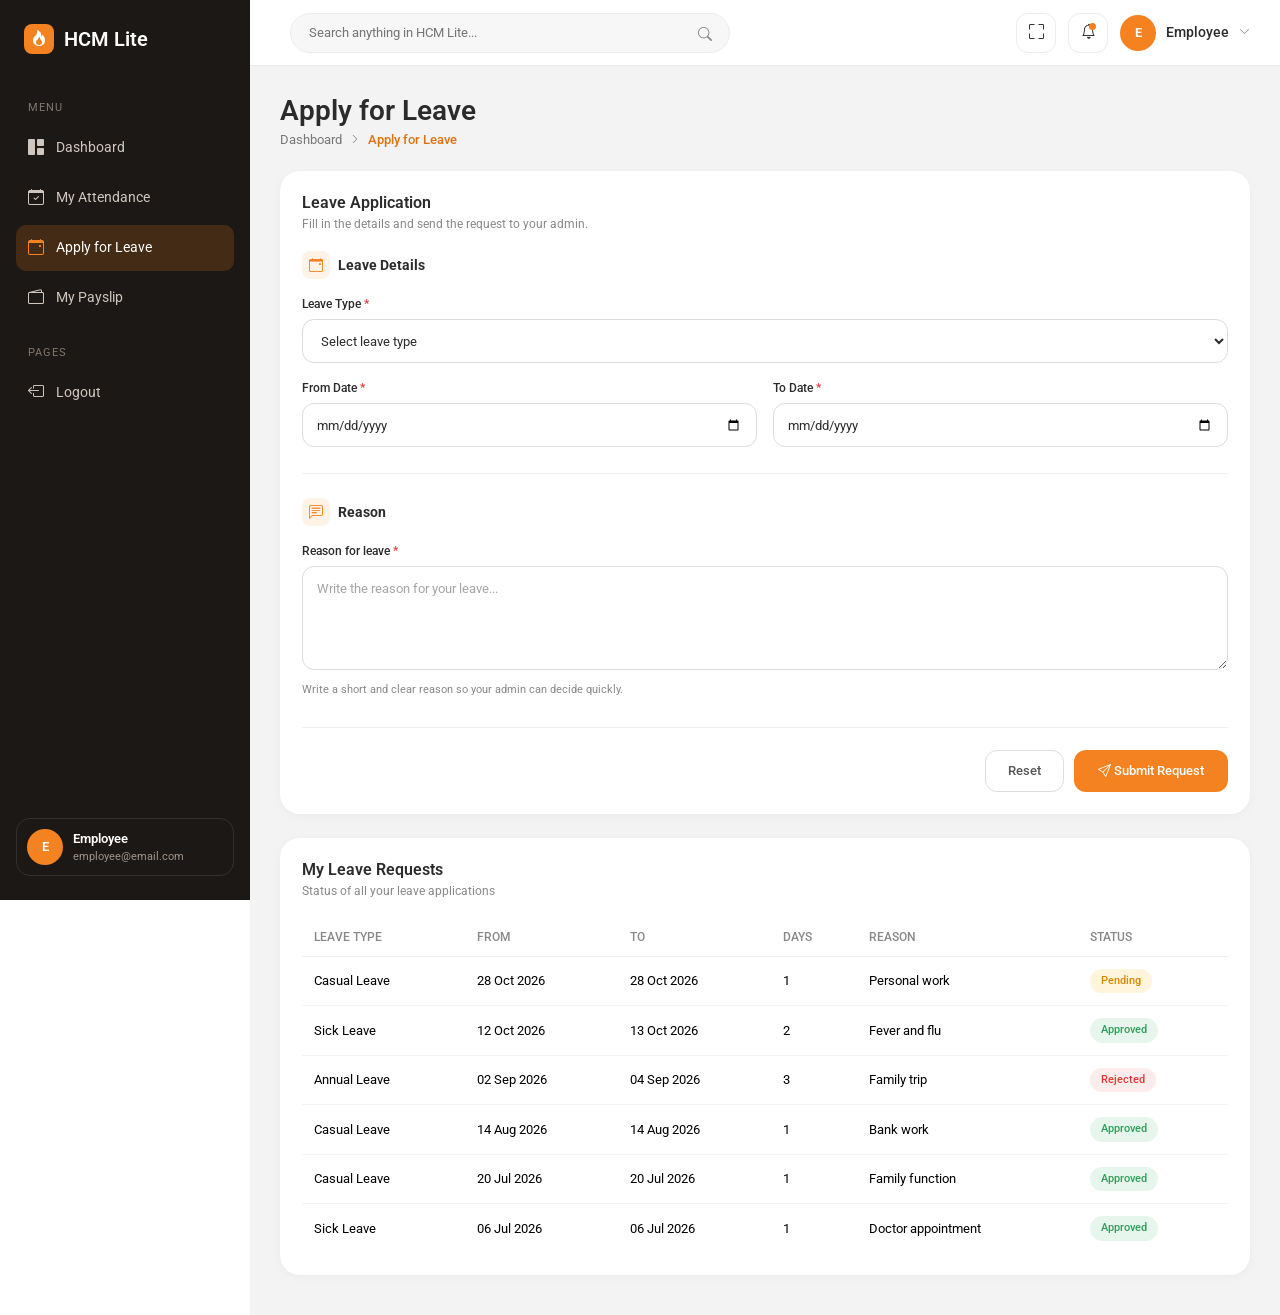
<file: emplyeeapplyLeave.html>
<!DOCTYPE html>
<html lang="en">

<head>
    <meta charset="UTF-8">
    <meta name="viewport" content="width=device-width, initial-scale=1">
    <title>HCM Lite - Apply for Leave</title>
    <link href="https://cdn.jsdelivr.net/npm/bootstrap@5.3.3/dist/css/bootstrap.min.css" rel="stylesheet">
    <link href="https://cdn.jsdelivr.net/npm/bootstrap-icons@1.11.3/font/bootstrap-icons.css" rel="stylesheet">
    <!-- google font -->
    <link rel="preconnect" href="https://fonts.googleapis.com">
    <link rel="preconnect" href="https://fonts.gstatic.com" crossorigin>
    <link href="https://fonts.googleapis.com/css2?family=Roboto:ital,wght@0,100..900;1,100..900&display=swap"
        rel="stylesheet">

    <!-- common css -->
    <link rel="stylesheet" href="style.css">
</head>

<body>

    <!-- ================= SIDEBAR (Bootstrap offcanvas on small screens) ================= -->
    <div class="offcanvas-lg offcanvas-start sidebar" tabindex="-1" id="sidebarMenu" aria-label="Sidebar menu">
        <div class="offcanvas-body">
            <div class="sidebar-inner">

                <div class="sidebar-top">
                    <div class="brand">
                        <span class="brand-icon"><i class="bi bi-fire"></i></span>
                        <span class="brand-name">HCM Lite</span>
                    </div>

                    <!-- close button (only on small screens) -->
                    <button type="button" class="btn-close btn-close-white d-lg-none" data-bs-dismiss="offcanvas"
                        data-bs-target="#sidebarMenu" aria-label="Close"></button>
                </div>

                <div class="menu-title">MENU</div>
                <a href="emplyessdashboard.html" class="menu-link"><i class="bi bi-grid-1x2-fill"></i> Dashboard</a>
                <a href="emplyeemyAttandance.html" class="menu-link"><i class="bi bi-calendar-check"></i> My
                    Attendance</a>
                <a href="emplyeeapplyLeave.html" class="menu-link active"><i class="bi bi-calendar-event"></i> Apply for Leave</a>
                <a href="emplyeemyPayslip.html" class="menu-link"><i class="bi bi-wallet2"></i> My Payslip</a>
                <!-- <a href="employeeDashboard.html#helper" class="menu-link"><i class="bi bi-stars"></i> Smart Helper</a>
                                <a href="employeeDashboard.html#announcements" class="menu-link"><i class="bi bi-megaphone"></i>
                                    Announcements</a> -->
                <div class="menu-title">PAGES</div>
                <a href="index.html" class="menu-link"><i class="bi bi-box-arrow-left"></i> Logout</a>

                <!-- user card at the bottom -->
                <div class="sidebar-user">
                    <div class="avatar">E</div>
                    <div>
                        <div class="su-name">Employee</div>
                        <div class="su-mail">employee@email.com</div>
                    </div>
                </div>

            </div>
        </div>
    </div>


    <!-- ================= MAIN AREA ================= -->
    <div class="main">

        <!-- ===== Top bar ===== -->
        <div class="topbar">

            <!-- opens the sidebar (only on small screens) -->
            <button type="button" class="icon-btn d-lg-none" data-bs-toggle="offcanvas" data-bs-target="#sidebarMenu"
                aria-controls="sidebarMenu" aria-label="Open menu">
                <i class="bi bi-list"></i>
            </button>

            <div class="search-box">
                <input type="text" placeholder="Search anything in HCM Lite...">
                <i class="bi bi-search"></i>
            </div>

            <div class="top-right">
                <button type="button" class="icon-btn"><i class="bi bi-fullscreen"></i></button>
                <button type="button" class="icon-btn">
                    <i class="bi bi-bell"></i>
                    <span class="notif-dot"></span>
                </button>
                <div class="profile">
                    <div class="avatar">E</div>
                    <span class="profile-name">Employee</span>
                    <i class="bi bi-chevron-down"></i>
                </div>
            </div>
        </div>


        <!-- ===== Page content ===== -->
        <div class="content">

            <!-- Page heading -->
            <div class="page-head">
                <div>
                    <h1>Apply for Leave</h1>
                    <div class="crumb">
                        <a href="employeeDashboard.html">Dashboard</a>
                        <i class="bi bi-chevron-right"></i>
                        <span>Apply for Leave</span>
                    </div>
                 
                </div>
            </div>


            <div class="row g-3 mb-4">

                <!-- Leave form -->
                <div class="col-12 col-xl-12">
                    <div class="card-box">

                        <div class="card-head">
                            <div>
                                <h3 class="card-title">Leave Application</h3>
                                <p class="card-sub">Fill in the details and send the request to your admin.</p>
                            </div>
                        </div>

                        <form action="#" method="post">

                            <div class="form-section">
                                <h4 class="form-section-title"><i class="bi bi-calendar-event"></i> Leave Details</h4>
                                <div class="row g-3">
                                    <div class="col-12">
                                        <label class="f-label" for="leaveType">Leave Type <span class="req">*</span></label>
                                        <select class="f-input" id="leaveType" required>
                                            <option value="">Select leave type</option>
                                            <option>Annual Leave</option>
                                            <option>Sick Leave</option>
                                            <option>Casual Leave</option>
                                        </select>
                                    </div>
                                    <div class="col-12 col-md-6">
                                        <label class="f-label" for="fromDate">From Date <span class="req">*</span></label>
                                        <input type="date" class="f-input" id="fromDate" required>
                                    </div>
                                    <div class="col-12 col-md-6">
                                        <label class="f-label" for="toDate">To Date <span class="req">*</span></label>
                                        <input type="date" class="f-input" id="toDate" required>
                                    </div>
                                </div>
                            </div>

                            <div class="form-section">
                                <h4 class="form-section-title"><i class="bi bi-chat-left-text"></i> Reason</h4>
                                <label class="f-label" for="reason">Reason for leave <span class="req">*</span></label>
                                <textarea class="f-input f-textarea" id="reason" rows="4" placeholder="Write the reason for your leave..." required></textarea>
                                <p class="f-hint">Write a short and clear reason so your admin can decide quickly.</p>
                            </div>

                            <div class="form-actions">
                                <button type="reset" class="btn-cancel">Reset</button>
                                <button type="submit" class="btn-save"><i class="bi bi-send"></i> Submit Request</button>
                            </div>

                        </form>

                    </div>
                </div>

             

            </div>


            <!-- ===== My leave requests ===== -->
            <div class="row g-3">
                <div class="col-12">
                    <div class="card-box">

                        <div class="card-head">
                            <div>
                                <h3 class="card-title">My Leave Requests</h3>
                                <p class="card-sub">Status of all your leave applications</p>
                            </div>
                        </div>

                        <div class="table-responsive">
                            <table class="table align-middle att-table">
                                <thead>
                                    <tr>
                                        <th>Leave Type</th>
                                        <th>From</th>
                                        <th>To</th>
                                        <th>Days</th>
                                        <th>Reason</th>
                                        <th>Status</th>
                                    </tr>
                                </thead>
                                <tbody>
                                    <tr>
                                        <td>Casual Leave</td>
                                        <td>28 Oct 2026</td>
                                        <td>28 Oct 2026</td>
                                        <td>1</td>
                                        <td>Personal work</td>
                                        <td><span class="status st-late">Pending</span></td>
                                    </tr>
                                    <tr>
                                        <td>Sick Leave</td>
                                        <td>12 Oct 2026</td>
                                        <td>13 Oct 2026</td>
                                        <td>2</td>
                                        <td>Fever and flu</td>
                                        <td><span class="status st-present">Approved</span></td>
                                    </tr>
                                    <tr>
                                        <td>Annual Leave</td>
                                        <td>02 Sep 2026</td>
                                        <td>04 Sep 2026</td>
                                        <td>3</td>
                                        <td>Family trip</td>
                                        <td><span class="status st-absent">Rejected</span></td>
                                    </tr>
                                    <tr>
                                        <td>Casual Leave</td>
                                        <td>14 Aug 2026</td>
                                        <td>14 Aug 2026</td>
                                        <td>1</td>
                                        <td>Bank work</td>
                                        <td><span class="status st-present">Approved</span></td>
                                    </tr>
                                    <tr>
                                        <td>Casual Leave</td>
                                        <td>20 Jul 2026</td>
                                        <td>20 Jul 2026</td>
                                        <td>1</td>
                                        <td>Family function</td>
                                        <td><span class="status st-present">Approved</span></td>
                                    </tr>
                                    <tr>
                                        <td>Sick Leave</td>
                                        <td>06 Jul 2026</td>
                                        <td>06 Jul 2026</td>
                                        <td>1</td>
                                        <td>Doctor appointment</td>
                                        <td><span class="status st-present">Approved</span></td>
                                    </tr>
                                </tbody>
                            </table>
                        </div>

                    </div>
                </div>
            </div>

        </div>
        <!-- end content -->

    </div>
    <!-- end main -->

    <!-- Bootstrap js (needed for the sidebar offcanvas) -->
    <script src="https://cdn.jsdelivr.net/npm/bootstrap@5.3.3/dist/js/bootstrap.bundle.min.js"></script>

</body>

</html>
</file>
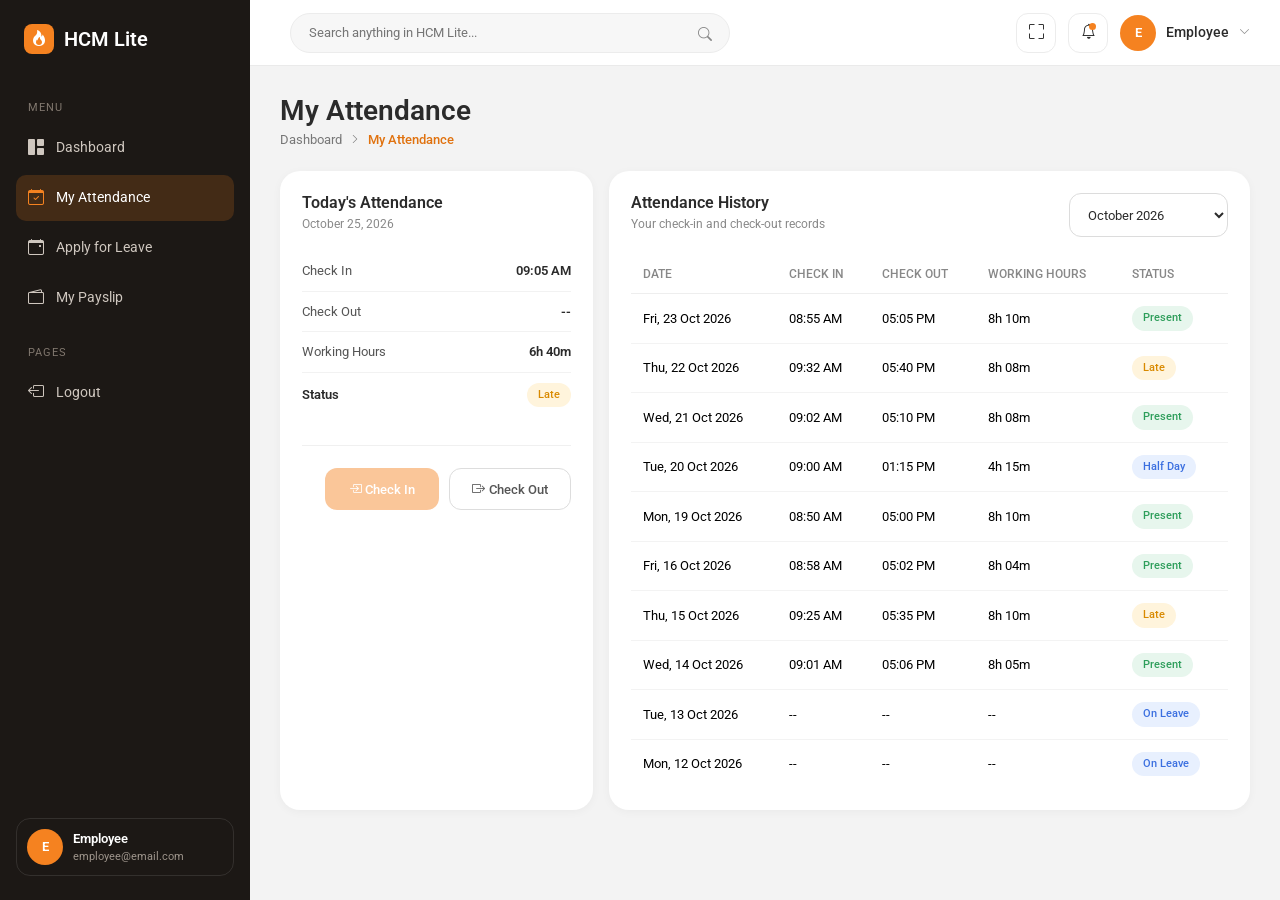
<file: emplyeemyAttandance.html>
<!DOCTYPE html>
<html lang="en">

<head>
    <meta charset="UTF-8">
    <meta name="viewport" content="width=device-width, initial-scale=1">
    <title>HCM Lite - My Attendance</title>
    <link href="https://cdn.jsdelivr.net/npm/bootstrap@5.3.3/dist/css/bootstrap.min.css" rel="stylesheet">
    <link href="https://cdn.jsdelivr.net/npm/bootstrap-icons@1.11.3/font/bootstrap-icons.css" rel="stylesheet">
    <!-- google font -->
    <link rel="preconnect" href="https://fonts.googleapis.com">
    <link rel="preconnect" href="https://fonts.gstatic.com" crossorigin>
    <link href="https://fonts.googleapis.com/css2?family=Roboto:ital,wght@0,100..900;1,100..900&display=swap"
        rel="stylesheet">

    <!-- common css -->
    <link rel="stylesheet" href="style.css">
</head>

<body>

    <!-- ================= SIDEBAR (Bootstrap offcanvas on small screens) ================= -->
    <div class="offcanvas-lg offcanvas-start sidebar" tabindex="-1" id="sidebarMenu" aria-label="Sidebar menu">
        <div class="offcanvas-body">
            <div class="sidebar-inner">

                <div class="sidebar-top">
                    <div class="brand">
                        <span class="brand-icon"><i class="bi bi-fire"></i></span>
                        <span class="brand-name">HCM Lite</span>
                    </div>

                    <!-- close button (only on small screens) -->
                    <button type="button" class="btn-close btn-close-white d-lg-none" data-bs-dismiss="offcanvas"
                        data-bs-target="#sidebarMenu" aria-label="Close"></button>
                </div>

                <div class="menu-title">MENU</div>
                <a href="emplyessdashboard.html" class="menu-link"><i class="bi bi-grid-1x2-fill"></i> Dashboard</a>
                <a href="emplyeemyAttandance.html" class="menu-link active"><i class="bi bi-calendar-check"></i> My
                    Attendance</a>
                <a href="emplyeeapplyLeave.html" class="menu-link"><i class="bi bi-calendar-event"></i> Apply for Leave</a>
                <a href="emplyeemyPayslip.html" class="menu-link"><i class="bi bi-wallet2"></i> My Payslip</a>
                <!-- <a href="employeeDashboard.html#helper" class="menu-link"><i class="bi bi-stars"></i> Smart Helper</a>
                <a href="employeeDashboard.html#announcements" class="menu-link"><i class="bi bi-megaphone"></i>
                    Announcements</a> -->

                <div class="menu-title">PAGES</div>
                <a href="index.html" class="menu-link"><i class="bi bi-box-arrow-left"></i> Logout</a>

                <!-- user card at the bottom -->
                <div class="sidebar-user">
                    <div class="avatar">E</div>
                    <div>
                        <div class="su-name">Employee</div>
                        <div class="su-mail">employee@email.com</div>
                    </div>
                </div>

            </div>
        </div>
    </div>


    <!-- ================= MAIN AREA ================= -->
    <div class="main">

        <!-- ===== Top bar ===== -->
        <div class="topbar">

            <!-- opens the sidebar (only on small screens) -->
            <button type="button" class="icon-btn d-lg-none" data-bs-toggle="offcanvas" data-bs-target="#sidebarMenu"
                aria-controls="sidebarMenu" aria-label="Open menu">
                <i class="bi bi-list"></i>
            </button>

            <div class="search-box">
                <input type="text" placeholder="Search anything in HCM Lite...">
                <i class="bi bi-search"></i>
            </div>

            <div class="top-right">
                <button type="button" class="icon-btn"><i class="bi bi-fullscreen"></i></button>
                <button type="button" class="icon-btn">
                    <i class="bi bi-bell"></i>
                    <span class="notif-dot"></span>
                </button>
                <div class="profile">
                    <div class="avatar">E</div>
                    <span class="profile-name">Employee</span>
                    <i class="bi bi-chevron-down"></i>
                </div>
            </div>
        </div>


        <!-- ===== Page content ===== -->
        <div class="content">

            <!-- Page heading -->
            <div class="page-head">
                <div>
                    <h1>My Attendance</h1>
                    <div class="crumb">
                        <a href="employeeDashboard.html">Dashboard</a>
                        <i class="bi bi-chevron-right"></i>
                        <span>My Attendance</span>
                    </div>
                </div>
            </div>




            <!-- ===== Today + history ===== -->
            <div class="row g-3">

                <!-- Today's attendance -->
                <div class="col-12 col-xl-4">
                    <div class="card-box">

                        <div class="card-head">
                            <div>
                                <h3 class="card-title">Today's Attendance</h3>
                                <p class="card-sub">October 25, 2026</p>
                            </div>
                        </div>

                        <div class="pay-row"><span>Check In</span><strong>09:05 AM</strong></div>
                        <div class="pay-row"><span>Check Out</span><strong>--</strong></div>
                        <div class="pay-row"><span>Working Hours</span><strong>6h 40m</strong></div>
                        <div class="pay-row total"><span>Status</span><span class="status st-late">Late</span></div>

                        <div class="form-actions">
                            <button type="button" class="btn-save" disabled><i class="bi bi-box-arrow-in-right"></i>
                                Check In</button>
                            <button type="button" class="btn-cancel"><i class="bi bi-box-arrow-right me-1"></i> Check
                                Out</button>
                        </div>

                    </div>
                </div>

                <!-- Attendance history -->
                <div class="col-12 col-xl-8">
                    <div class="card-box">

                        <div class="card-head">
                            <div>
                                <h3 class="card-title">Attendance History</h3>
                                <p class="card-sub">Your check-in and check-out records</p>
                            </div>
                            <select class="f-input w-auto" aria-label="Select month">
                                <option>October 2026</option>
                                <option>September 2026</option>
                                <option>August 2026</option>
                            </select>
                        </div>

                        <div class="table-responsive">
                            <table class="table align-middle att-table">
                                <thead>
                                    <tr>
                                        <th>Date</th>
                                        <th>Check In</th>
                                        <th>Check Out</th>
                                        <th>Working Hours</th>
                                        <th>Status</th>
                                    </tr>
                                </thead>
                                <tbody>
                                    <tr>
                                        <td>Fri, 23 Oct 2026</td>
                                        <td>08:55 AM</td>
                                        <td>05:05 PM</td>
                                        <td>8h 10m</td>
                                        <td><span class="status st-present">Present</span></td>
                                    </tr>
                                    <tr>
                                        <td>Thu, 22 Oct 2026</td>
                                        <td>09:32 AM</td>
                                        <td>05:40 PM</td>
                                        <td>8h 08m</td>
                                        <td><span class="status st-late">Late</span></td>
                                    </tr>
                                    <tr>
                                        <td>Wed, 21 Oct 2026</td>
                                        <td>09:02 AM</td>
                                        <td>05:10 PM</td>
                                        <td>8h 08m</td>
                                        <td><span class="status st-present">Present</span></td>
                                    </tr>
                                    <tr>
                                        <td>Tue, 20 Oct 2026</td>
                                        <td>09:00 AM</td>
                                        <td>01:15 PM</td>
                                        <td>4h 15m</td>
                                        <td><span class="status st-leave">Half Day</span></td>
                                    </tr>
                                    <tr>
                                        <td>Mon, 19 Oct 2026</td>
                                        <td>08:50 AM</td>
                                        <td>05:00 PM</td>
                                        <td>8h 10m</td>
                                        <td><span class="status st-present">Present</span></td>
                                    </tr>
                                    <tr>
                                        <td>Fri, 16 Oct 2026</td>
                                        <td>08:58 AM</td>
                                        <td>05:02 PM</td>
                                        <td>8h 04m</td>
                                        <td><span class="status st-present">Present</span></td>
                                    </tr>
                                    <tr>
                                        <td>Thu, 15 Oct 2026</td>
                                        <td>09:25 AM</td>
                                        <td>05:35 PM</td>
                                        <td>8h 10m</td>
                                        <td><span class="status st-late">Late</span></td>
                                    </tr>
                                    <tr>
                                        <td>Wed, 14 Oct 2026</td>
                                        <td>09:01 AM</td>
                                        <td>05:06 PM</td>
                                        <td>8h 05m</td>
                                        <td><span class="status st-present">Present</span></td>
                                    </tr>
                                    <tr>
                                        <td>Tue, 13 Oct 2026</td>
                                        <td>--</td>
                                        <td>--</td>
                                        <td>--</td>
                                        <td><span class="status st-leave">On Leave</span></td>
                                    </tr>
                                    <tr>
                                        <td>Mon, 12 Oct 2026</td>
                                        <td>--</td>
                                        <td>--</td>
                                        <td>--</td>
                                        <td><span class="status st-leave">On Leave</span></td>
                                    </tr>
                                </tbody>
                            </table>
                        </div>

                    </div>
                </div>

            </div>

        </div>
        <!-- end content -->

    </div>
    <!-- end main -->

    <!-- Bootstrap js (needed for the sidebar offcanvas) -->
    <script src="https://cdn.jsdelivr.net/npm/bootstrap@5.3.3/dist/js/bootstrap.bundle.min.js"></script>

</body>

</html>
</file>
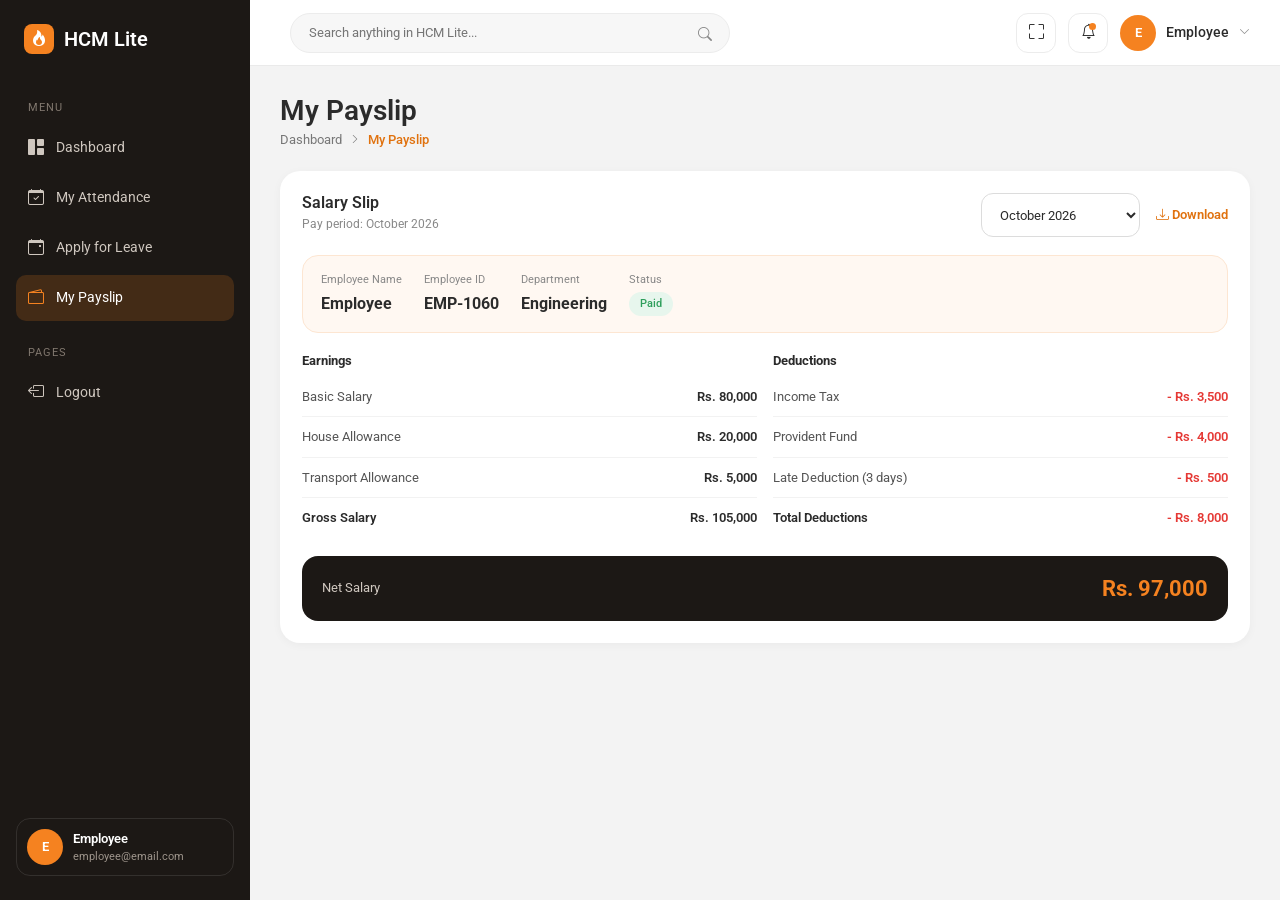
<file: emplyeemyPayslip.html>
<!DOCTYPE html>
<html lang="en">

<head>
    <meta charset="UTF-8">
    <meta name="viewport" content="width=device-width, initial-scale=1">
    <title>HCM Lite - My Payslip</title>
    <link href="https://cdn.jsdelivr.net/npm/bootstrap@5.3.3/dist/css/bootstrap.min.css" rel="stylesheet">
    <link href="https://cdn.jsdelivr.net/npm/bootstrap-icons@1.11.3/font/bootstrap-icons.css" rel="stylesheet">
    <!-- google font -->
    <link rel="preconnect" href="https://fonts.googleapis.com">
    <link rel="preconnect" href="https://fonts.gstatic.com" crossorigin>
    <link href="https://fonts.googleapis.com/css2?family=Roboto:ital,wght@0,100..900;1,100..900&display=swap"
        rel="stylesheet">

    <!-- common css -->
    <link rel="stylesheet" href="style.css">
</head>

<body>

    <!-- ================= SIDEBAR (Bootstrap offcanvas on small screens) ================= -->
    <div class="offcanvas-lg offcanvas-start sidebar" tabindex="-1" id="sidebarMenu" aria-label="Sidebar menu">
        <div class="offcanvas-body">
            <div class="sidebar-inner">

                <div class="sidebar-top">
                    <div class="brand">
                        <span class="brand-icon"><i class="bi bi-fire"></i></span>
                        <span class="brand-name">HCM Lite</span>
                    </div>

                    <!-- close button (only on small screens) -->
                    <button type="button" class="btn-close btn-close-white d-lg-none" data-bs-dismiss="offcanvas"
                        data-bs-target="#sidebarMenu" aria-label="Close"></button>
                </div>

                <div class="menu-title">MENU</div>
                <a href="emplyessdashboard.html" class="menu-link"><i class="bi bi-grid-1x2-fill"></i> Dashboard</a>
                <a href="emplyeemyAttandance.html" class="menu-link "><i class="bi bi-calendar-check"></i> My
                    Attendance</a>
                <a href="emplyeeapplyLeave.html" class="menu-link"><i class="bi bi-calendar-event"></i> Apply for Leave</a>
                <a href="emplyeemyPayslip.html" class="menu-link active"><i class="bi bi-wallet2"></i> My Payslip</a>
                <!-- <a href="employeeDashboard.html#helper" class="menu-link"><i class="bi bi-stars"></i> Smart Helper</a>
                                <a href="employeeDashboard.html#announcements" class="menu-link"><i class="bi bi-megaphone"></i>
                                    Announcements</a> -->
                <div class="menu-title">PAGES</div>
                <a href="index.html" class="menu-link"><i class="bi bi-box-arrow-left"></i> Logout</a>

                <!-- user card at the bottom -->
                <div class="sidebar-user">
                    <div class="avatar">E</div>
                    <div>
                        <div class="su-name">Employee</div>
                        <div class="su-mail">employee@email.com</div>
                    </div>
                </div>

            </div>
        </div>
    </div>


    <!-- ================= MAIN AREA ================= -->
    <div class="main">

        <!-- ===== Top bar ===== -->
        <div class="topbar">

            <!-- opens the sidebar (only on small screens) -->
            <button type="button" class="icon-btn d-lg-none" data-bs-toggle="offcanvas" data-bs-target="#sidebarMenu"
                aria-controls="sidebarMenu" aria-label="Open menu">
                <i class="bi bi-list"></i>
            </button>

            <div class="search-box">
                <input type="text" placeholder="Search anything in HCM Lite...">
                <i class="bi bi-search"></i>
            </div>

            <div class="top-right">
                <button type="button" class="icon-btn"><i class="bi bi-fullscreen"></i></button>
                <button type="button" class="icon-btn">
                    <i class="bi bi-bell"></i>
                    <span class="notif-dot"></span>
                </button>
                <div class="profile">
                    <div class="avatar">E</div>
                    <span class="profile-name">Employee</span>
                    <i class="bi bi-chevron-down"></i>
                </div>
            </div>
        </div>


        <!-- ===== Page content ===== -->
        <div class="content">

            <!-- Page heading -->
            <div class="page-head">
                <div>
                    <h1>My Payslip</h1>
                    <div class="crumb">
                        <a href="employeeDashboard.html">Dashboard</a>
                        <i class="bi bi-chevron-right"></i>
                        <span>My Payslip</span>
                    </div>
                </div>
            </div>


            <div class="row g-3">

                <!-- Payslip -->
                <div class="col-12 col-xl-12">
                    <div class="card-box">

                        <div class="card-head">
                            <div>
                                <h3 class="card-title">Salary Slip</h3>
                                <p class="card-sub">Pay period: October 2026</p>
                            </div>
                            <div class="d-flex align-items-center gap-3">
                                <select class="f-input w-auto" aria-label="Select month">
                                    <option>October 2026</option>
                                    <option>September 2026</option>
                                    <option>August 2026</option>
                                </select>
                                <a href="#" class="link-orange text-nowrap"><i class="bi bi-download"></i> Download</a>
                            </div>
                        </div>

                        <!-- employee info -->
                        <div class="today-box">
                            <div class="today-time">
                                <span class="tt-label">Employee Name</span>
                                <strong>Employee</strong>
                            </div>
                            <div class="today-time">
                                <span class="tt-label">Employee ID</span>
                                <strong>EMP-1060</strong>
                            </div>
                            <div class="today-time">
                                <span class="tt-label">Department</span>
                                <strong>Engineering</strong>
                            </div>
                            <div class="today-time">
                                <span class="tt-label">Status</span>
                                <span class="status st-present">Paid</span>
                            </div>
                        </div>

                        <div class="row g-3 mt-1">

                            <div class="col-12 col-md-6">
                                <h4 class="sub-title first">Earnings</h4>
                                <div class="pay-row"><span>Basic Salary</span><strong>Rs. 80,000</strong></div>
                                <div class="pay-row"><span>House Allowance</span><strong>Rs. 20,000</strong></div>
                                <div class="pay-row"><span>Transport Allowance</span><strong>Rs. 5,000</strong></div>
                                <div class="pay-row total"><span>Gross Salary</span><strong>Rs. 105,000</strong></div>
                            </div>

                            <div class="col-12 col-md-6">
                                <h4 class="sub-title first">Deductions</h4>
                                <div class="pay-row"><span>Income Tax</span><strong class="red-text">- Rs. 3,500</strong></div>
                                <div class="pay-row"><span>Provident Fund</span><strong class="red-text">- Rs. 4,000</strong></div>
                                <div class="pay-row"><span>Late Deduction (3 days)</span><strong class="red-text">- Rs. 500</strong></div>
                                <div class="pay-row total"><span>Total Deductions</span><strong class="red-text">- Rs. 8,000</strong></div>
                            </div>

                        </div>

                        <div class="net-box">
                            <span>Net Salary</span>
                            <strong>Rs. 97,000</strong>
                        </div>

                    </div>
                </div>

             

            </div>

        </div>
        <!-- end content -->

    </div>
    <!-- end main -->

    <!-- Bootstrap js (needed for the sidebar offcanvas) -->
    <script src="https://cdn.jsdelivr.net/npm/bootstrap@5.3.3/dist/js/bootstrap.bundle.min.js"></script>

</body>

</html>
</file>
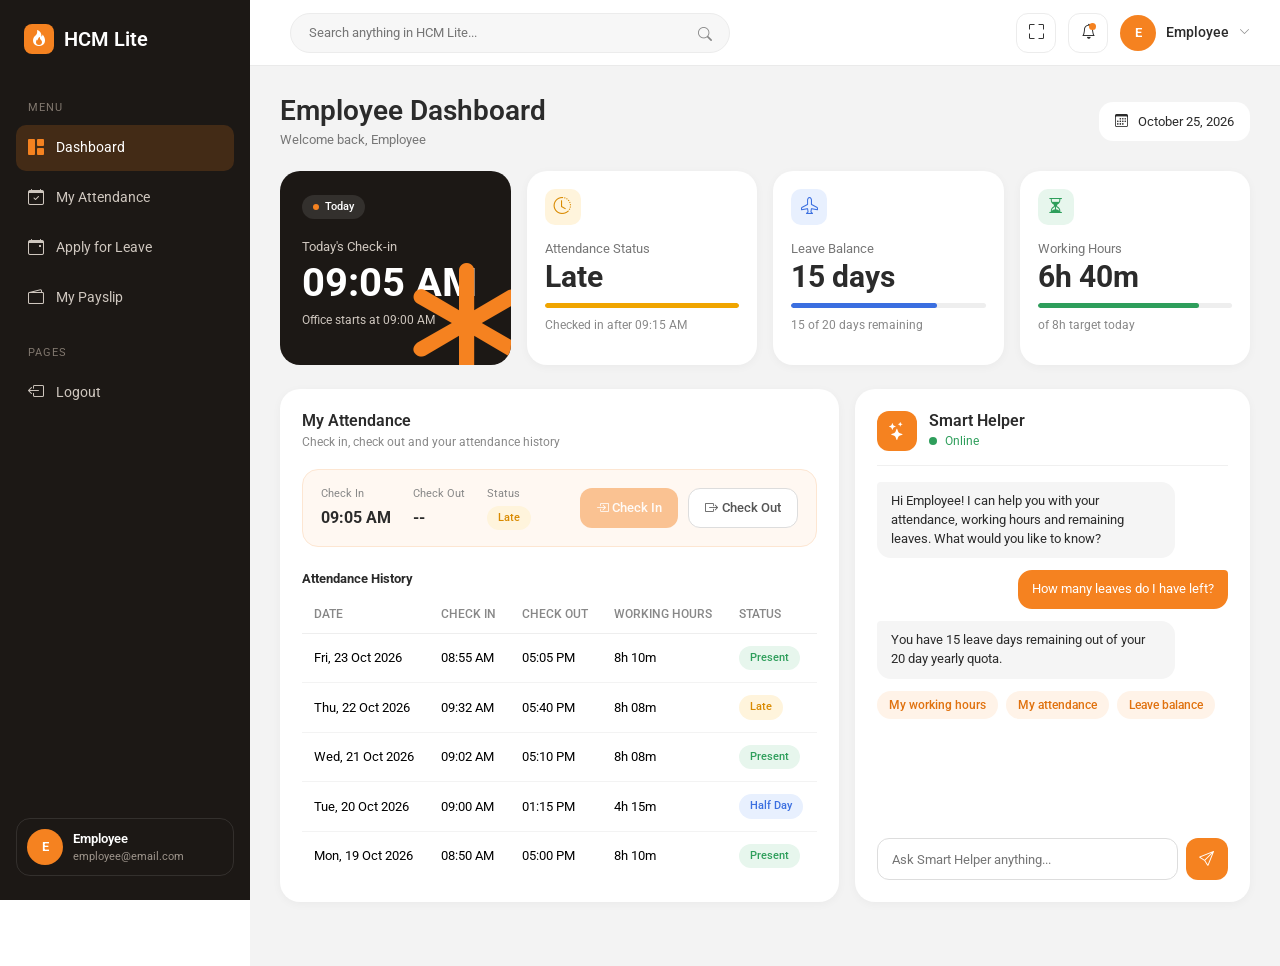
<file: emplyessdashboard.html>
<!DOCTYPE html>
<html lang="en">

<head>
    <meta charset="UTF-8">
    <meta name="viewport" content="width=device-width, initial-scale=1">
    <title>HCM Lite - Employee Dashboard</title>
    <link href="https://cdn.jsdelivr.net/npm/bootstrap@5.3.3/dist/css/bootstrap.min.css" rel="stylesheet">
    <link href="https://cdn.jsdelivr.net/npm/bootstrap-icons@1.11.3/font/bootstrap-icons.css" rel="stylesheet">
    <!-- google font -->
    <link rel="preconnect" href="https://fonts.googleapis.com">
    <link rel="preconnect" href="https://fonts.gstatic.com" crossorigin>
    <link href="https://fonts.googleapis.com/css2?family=Roboto:ital,wght@0,100..900;1,100..900&display=swap"
        rel="stylesheet">

    <!-- common css -->
    <link rel="stylesheet" href="style.css">
</head>

<body>

    <!-- ================= SIDEBAR (Bootstrap offcanvas on small screens) ================= -->
    <div class="offcanvas-lg offcanvas-start sidebar" tabindex="-1" id="sidebarMenu" aria-label="Sidebar menu">
        <div class="offcanvas-body">
            <div class="sidebar-inner">

                <div class="sidebar-top">
                    <div class="brand">
                        <span class="brand-icon"><i class="bi bi-fire"></i></span>
                        <span class="brand-name">HCM Lite</span>
                    </div>

                    <!-- close button (only on small screens) -->
                    <button type="button" class="btn-close btn-close-white d-lg-none" data-bs-dismiss="offcanvas"
                        data-bs-target="#sidebarMenu" aria-label="Close"></button>
                </div>

                <div class="menu-title">MENU</div>
                <a href="emplyessdashboard.html" class="menu-link active"><i class="bi bi-grid-1x2-fill"></i> Dashboard</a>
                <a href="emplyeemyAttandance.html" class="menu-link "><i class="bi bi-calendar-check"></i> My
                    Attendance</a>
                <a href="emplyeeapplyLeave.html" class="menu-link"><i class="bi bi-calendar-event"></i> Apply for Leave</a>
                <a href="emplyeemyPayslip.html" class="menu-link"><i class="bi bi-wallet2"></i> My Payslip</a>
                <!-- <a href="employeeDashboard.html#helper" class="menu-link"><i class="bi bi-stars"></i> Smart Helper</a>
                                <a href="employeeDashboard.html#announcements" class="menu-link"><i class="bi bi-megaphone"></i>
                                    Announcements</a> -->
                <div class="menu-title">PAGES</div>
                <a href="index.html" class="menu-link"><i class="bi bi-box-arrow-left"></i> Logout</a>

                <!-- user card at the bottom -->
                <div class="sidebar-user">
                    <div class="avatar">E</div>
                    <div>
                        <div class="su-name">Employee</div>
                        <div class="su-mail">employee@email.com</div>
                    </div>
                </div>

            </div>
        </div>
    </div>


    <!-- ================= MAIN AREA ================= -->
    <div class="main">

        <!-- ===== Top bar ===== -->
        <div class="topbar">

            <!-- opens the sidebar (only on small screens) -->
            <button type="button" class="icon-btn d-lg-none" data-bs-toggle="offcanvas" data-bs-target="#sidebarMenu"
                aria-controls="sidebarMenu" aria-label="Open menu">
                <i class="bi bi-list"></i>
            </button>

            <div class="search-box">
                <input type="text" placeholder="Search anything in HCM Lite...">
                <i class="bi bi-search"></i>
            </div>

            <div class="top-right">
                <button type="button" class="icon-btn"><i class="bi bi-fullscreen"></i></button>
                <button type="button" class="icon-btn">
                    <i class="bi bi-bell"></i>
                    <span class="notif-dot"></span>
                </button>
                <div class="profile">
                    <div class="avatar">E</div>
                    <span class="profile-name">Employee</span>
                    <i class="bi bi-chevron-down"></i>
                </div>
            </div>
        </div>


        <!-- ===== Page content ===== -->
        <div class="content">

            <!-- Page heading -->
            <div class="page-head">
                <div>
                    <h1>Employee Dashboard</h1>
                    <p>Welcome back, Employee</p>
                </div>
                <div class="date-pill">
                    <i class="bi bi-calendar3"></i>
                    October 25, 2026
                </div>
            </div>


            <!-- ===== 1. Overview cards ===== -->
            <div class="row g-3 mb-4">

                <!-- Today's check-in (dark card) -->
                <div class="col-12 col-md-6 col-xl-3">
                    <div class="stat-dark">
                        <span class="update-badge"><span class="dot-orange"></span> Today</span>
                        <p class="sd-label">Today's Check-in</p>
                        <h2 class="sd-number">09:05 AM</h2>
                        <p class="sd-text">Office starts at 09:00 AM</p>
                        <i class="bi bi-asterisk sd-decor"></i>
                    </div>
                </div>

                <!-- Attendance status -->
                <div class="col-6 col-md-6 col-xl-3">
                    <div class="stat-card">
                        <div class="chip c-amber"><i class="bi bi-clock-history"></i></div>
                        <p class="sc-label">Attendance Status</p>
                        <h3 class="sc-number">Late</h3>
                        <div class="mini-bar">
                            <div class="mini-fill bg-amber" style="width: 100%;"></div>
                        </div>
                        <p class="sc-text">Checked in after 09:15 AM</p>
                    </div>
                </div>

                <!-- Leave balance -->
                <div class="col-6 col-md-6 col-xl-3">
                    <div class="stat-card">
                        <div class="chip c-blue"><i class="bi bi-airplane"></i></div>
                        <p class="sc-label">Leave Balance</p>
                        <h3 class="sc-number">15 days</h3>
                        <div class="mini-bar">
                            <div class="mini-fill bg-blue" style="width: 75%;"></div>
                        </div>
                        <p class="sc-text">15 of 20 days remaining</p>
                    </div>
                </div>

                <!-- Working hours -->
                <div class="col-12 col-md-6 col-xl-3">
                    <div class="stat-card">
                        <div class="chip c-green"><i class="bi bi-hourglass-split"></i></div>
                        <p class="sc-label">Working Hours</p>
                        <h3 class="sc-number">6h 40m</h3>
                        <div class="mini-bar">
                            <div class="mini-fill bg-green" style="width: 83%;"></div>
                        </div>
                        <p class="sc-text">of 8h target today</p>
                    </div>
                </div>

            </div>


            <!-- ===== 2. My Attendance + Apply for Leave ===== -->
            <div class="row g-3 mb-4">

                <!-- My Attendance -->
                <div class="col-12 col-xl-7" id="attendance">
                    <div class="card-box">

                        <div class="card-head">
                            <div>
                                <h3 class="card-title">My Attendance</h3>
                                <p class="card-sub">Check in, check out and your attendance history</p>
                            </div>
                        </div>

                        <!-- today box -->
                        <div class="today-box">
                            <div class="today-time">
                                <span class="tt-label">Check In</span>
                                <strong>09:05 AM</strong>
                            </div>
                            <div class="today-time">
                                <span class="tt-label">Check Out</span>
                                <strong>--</strong>
                            </div>
                            <div class="today-time">
                                <span class="tt-label">Status</span>
                                <span class="status st-late">Late</span>
                            </div>
                            <div class="today-actions">
                                <button type="button" class="btn-save" disabled><i class="bi bi-box-arrow-in-right"></i>
                                    Check In</button>
                                <button type="button" class="btn-cancel"><i class="bi bi-box-arrow-right me-1"></i>
                                    Check Out</button>
                            </div>
                        </div>

                        <!-- history -->
                        <h4 class="sub-title">Attendance History</h4>
                        <div class="table-responsive">
                            <table class="table align-middle att-table">
                                <thead>
                                    <tr>
                                        <th>Date</th>
                                        <th>Check In</th>
                                        <th>Check Out</th>
                                        <th>Working Hours</th>
                                        <th>Status</th>
                                    </tr>
                                </thead>
                                <tbody>
                                    <tr>
                                        <td>Fri, 23 Oct 2026</td>
                                        <td>08:55 AM</td>
                                        <td>05:05 PM</td>
                                        <td>8h 10m</td>
                                        <td><span class="status st-present">Present</span></td>
                                    </tr>
                                    <tr>
                                        <td>Thu, 22 Oct 2026</td>
                                        <td>09:32 AM</td>
                                        <td>05:40 PM</td>
                                        <td>8h 08m</td>
                                        <td><span class="status st-late">Late</span></td>
                                    </tr>
                                    <tr>
                                        <td>Wed, 21 Oct 2026</td>
                                        <td>09:02 AM</td>
                                        <td>05:10 PM</td>
                                        <td>8h 08m</td>
                                        <td><span class="status st-present">Present</span></td>
                                    </tr>
                                    <tr>
                                        <td>Tue, 20 Oct 2026</td>
                                        <td>09:00 AM</td>
                                        <td>01:15 PM</td>
                                        <td>4h 15m</td>
                                        <td><span class="status st-leave">Half Day</span></td>
                                    </tr>
                                    <tr>
                                        <td>Mon, 19 Oct 2026</td>
                                        <td>08:50 AM</td>
                                        <td>05:00 PM</td>
                                        <td>8h 10m</td>
                                        <td><span class="status st-present">Present</span></td>
                                    </tr>
                                </tbody>
                            </table>
                        </div>

                    </div>
                </div>

                <!-- Smart Helper chat -->
                <div class="col-12 col-xl-5" id="helper">
                    <div class="card-box chat-box">
                
                        <div class="chat-head">
                            <div class="chat-icon"><i class="bi bi-stars"></i></div>
                            <div>
                                <h3 class="card-title">Smart Helper</h3>
                                <p class="online"><span class="dot bg-green"></span> Online</p>
                            </div>
                        </div>
                
                        <div class="chat-body">
                            <div class="msg bot">
                                Hi Employee! I can help you with your attendance, working hours and remaining
                                leaves. What would you like to know?
                            </div>
                
                            <div class="msg user">How many leaves do I have left?</div>
                
                            <div class="msg bot">
                                You have 15 leave days remaining out of your 20 day yearly quota.
                            </div>
                
                            <div class="chips">
                                <span class="chip-btn">My working hours</span>
                                <span class="chip-btn">My attendance</span>
                                <span class="chip-btn">Leave balance</span>
                            </div>
                        </div>
                
                        <div class="chat-input">
                            <input type="text" placeholder="Ask Smart Helper anything...">
                            <button type="button" class="send-btn"><i class="bi bi-send"></i></button>
                        </div>
                
                    </div>
                </div>

            </div>


           

         

        </div>
        <!-- end content -->

    </div>
    <!-- end main -->

    <!-- Bootstrap js (needed for the sidebar offcanvas) -->
    <script src="https://cdn.jsdelivr.net/npm/bootstrap@5.3.3/dist/js/bootstrap.bundle.min.js"></script>

</body>

</html>
</file>
<file: style.css>
/* ===== Body (common for all pages) ===== */
        body {
            font-family: "Roboto", sans-serif;
            color: #2b2b2b;
        }
/* == login css == */
        /* ===== Page wrapper (outer div) ===== */
        .login-page {
            background-color: #f3f3f3;
            min-height: 100dvh;
            display: flex;
            align-items: center;
            justify-content: center;
            padding: 40px 20px;
        }

        /* ===== Main card (inner div) ===== */
        .login-card {
            width: 100%;
            max-width: 1095px;
            min-height: 710px;
            background-color: #ffffff;
            border: 1px solid #dddddd;
            border-radius: 28px;
            box-shadow: 0 10px 30px rgba(0, 0, 0, 0.15);
            overflow: hidden;
            display: flex;
        }

        /* ===== Left side (photo) ===== */
        .hero {
            width: 58%;
            color: #ffffff;
            display: flex;
            flex-direction: column;
            justify-content: flex-end;
            padding: 0 34px 38px 34px;
            border-radius: 28px 44px 44px 28px;
            background-image: url("./image/Collaborative\ Teamwork\ Around\ a\ Laptop.png");
            background-size: cover;
            background-position: center;
            background-repeat: no-repeat;
        }

        .hero h1 {
            font-size: 50px;
            font-weight: 500;
            line-height: 1.2;
            margin-bottom: 14px;
        }

        .hero p {
            font-size: 18px;
            margin: 0;
        }

        /* ===== Right side (form) ===== */
        .form-side {
            width: 42%;
            display: flex;
            align-items: center;
            justify-content: center;
            padding: 40px 20px;
        }

        .form-wrap {
            width: 100%;
            max-width: 262px;
        }

        /* Logo */
        .brand {
            display: flex;
            align-items: center;
            justify-content: center;
            gap: 8px;
            margin-bottom: 38px;
        }

        .brand-icon {
            width: 24px;
            height: 24px;
            background-color: #f58220;
            color: #ffffff;
            border-radius: 6px;
            font-size: 13px;
            display: flex;
            align-items: center;
            justify-content: center;
        }

        .brand-name {
            font-size: 16px;
            font-weight: 600;
        }

        /* Heading */
        .welcome {
            text-align: center;
            font-size: 25px;
            font-weight: 600;
            margin-bottom: 6px;
        }

        .subtitle {
            text-align: center;
            font-size: 13px;
            margin-bottom: 26px;
        }

        /* Inputs */
        .form-label {
            font-size: 11px;
            margin-bottom: 5px;
        }

        .form-control {
            height: 34px;
            font-size: 12px;
            border: 1px solid #888888;
            border-radius: 6px;
            box-shadow: none;
        }

        .form-control:focus {
            border-color: #f58220;
            box-shadow: none;
        }

        /* Password eye icon */
        .pw-group {
            position: relative;
        }

        .pw-toggle {
            position: absolute;
            right: 10px;
            top: 8px;
            background: none;
            border: none;
            padding: 0;
            font-size: 14px;
        }

        /* Remember me + Forgot password */
        .options {
            display: flex;
            align-items: center;
            justify-content: space-between;
            margin-top: 20px;
            margin-bottom: 16px;
            font-size: 11px;
        }

        .options label {
            margin-left: 6px;
        }

        .link-orange {
            color: #e0720f;
            font-weight: 600;
            text-decoration: none;
        }

        /* Sign in button */
        .btn-signin {
            width: 100%;
            height: 32px;
            font-size: 12px;
            color: #ffffff;
            background-color: #f58220;
            border: none;
            border-radius: 5px;
        }

        .btn-signin:hover {
            background-color: #e0720f;
            color: #ffffff;
        }

        /* Or */
        .or {
            text-align: center;
            font-size: 11px;
            color: #777777;
            margin-top: 14px;
            margin-bottom: 14px;
        }

        /* Google button */
        .btn-google {
            width: 100%;
            height: 32px;
            font-size: 12px;
            color: #222222;
            background-color: #ffffff;
            border: 1px solid #cccccc;
            border-radius: 5px;
            display: flex;
            align-items: center;
            justify-content: center;
            gap: 7px;
        }

        .btn-google svg {
            width: 13px;
            height: 13px;
        }

        /* Bottom text */
        .footer-note {
            text-align: center;
            font-size: 11px;
            color: #777777;
            margin-top: 24px;
        }
/* == sign up form == */
/* ===== Sign up page (extra css, loads after style.css) ===== */
 
/* Photo is on the right side, so the round corners are changed */
.hero {
    border-radius: 44px 28px 28px 44px;
}
 
/* Section headings: Company Information / Admin Account Information */
.section-title {
    font-size: 12px;
    font-weight: 700;
    color: #2b2b2b;
    margin-top: 0;
    margin-bottom: 12px;
}
 
.section-title.second {
    margin-top: 22px;
}
 
/* Red star for required fields */
.req {
    color: #e53935;
}
        /* == admin dashboard css == */

/* ===== Small helper colors ===== */
.bg-orange { background-color: #f58220; }
.bg-ink    { background-color: #2b2b2b; }
.bg-green  { background-color: #2e9e5b; }
.bg-red    { background-color: #e53935; }
.bg-amber  { background-color: #f0a500; }
.bg-blue   { background-color: #3b6fe0; }

.green-text { color: #2e9e5b; }

/* "View all" links inside cards */
.card-head .link-orange {
    font-size: 13px;
}

.dot {
    display: inline-block;
    width: 8px;
    height: 8px;
    border-radius: 50%;
    margin-right: 5px;
}

.avatar {
    width: 36px;
    height: 36px;
    border-radius: 50%;
    background-color: #f58220;
    color: #ffffff;
    font-size: 13px;
    font-weight: 600;
    display: flex;
    align-items: center;
    justify-content: center;
    flex-shrink: 0;
}

.avatar.light {
    background-color: #fff3e8;
    color: #e0720f;
}


/* ===== Sidebar (Bootstrap offcanvas below 992px) ===== */
.sidebar {
    position: fixed;
    top: 0;
    left: 0;
    bottom: 0;
    width: 250px;
}

/* keeps the offcanvas width same as the desktop sidebar */
.offcanvas-lg.sidebar {
    --bs-offcanvas-width: 250px;
    width: 250px;
}

.sidebar .offcanvas-body {
    padding: 0;
    height: 100%;
    display: block;
    overflow: hidden;
}

/* dark box (scrollbar is hidden, but mouse wheel still scrolls) */
.sidebar-inner {
    height: 100%;
    background-color: #1c1815;
    padding: 24px 16px;
    display: flex;
    flex-direction: column;
    overflow-y: auto;
    scrollbar-width: none;
    -ms-overflow-style: none;
}

.sidebar-inner::-webkit-scrollbar {
    display: none;
}

.sidebar-top {
    display: flex;
    align-items: center;
    justify-content: space-between;
    padding-bottom: 26px;
}

.sidebar .brand {
    justify-content: flex-start;
    gap: 10px;
    padding: 0 8px;
    margin-bottom: 0;
}

.sidebar .brand-icon {
    width: 30px;
    height: 30px;
    border-radius: 8px;
    font-size: 16px;
}

.sidebar .brand-name {
    font-size: 20px;
    font-weight: 600;
    color: #ffffff;
}

.menu-title {
    font-size: 11px;
    letter-spacing: 1px;
    color: #80776e;
    margin: 20px 0 8px 12px;
}

.menu-link {
    display: flex;
    align-items: center;
    gap: 12px;
    padding: 11px 12px;
    margin-bottom: 4px;
    border-radius: 10px;
    font-size: 14px;
    color: #cfc7bf;
    text-decoration: none;
}

.menu-link i {
    font-size: 16px;
}

.menu-link:hover {
    background-color: rgba(255, 255, 255, 0.06);
    color: #ffffff;
}

.menu-link.active {
    background-color: rgba(245, 130, 32, 0.18);
    color: #ffffff;
}

.menu-link.active i {
    color: #f58220;
}

.sidebar-user {
    margin-top: auto;
    display: flex;
    align-items: center;
    gap: 10px;
    padding: 10px;
    border: 1px solid rgba(255, 255, 255, 0.1);
    border-radius: 14px;
}

.su-name {
    font-size: 13px;
    font-weight: 600;
    color: #ffffff;
}

.su-mail {
    font-size: 11px;
    color: #9d948b;
}


/* ===== Main area ===== */
.main {
    margin-left: 250px;
    min-height: 100vh;
    background-color: #f3f3f3;
}

/* Top bar */
.topbar {
    height: 66px;
    background-color: #ffffff;
    border-bottom: 1px solid #eaeaea;
    padding: 0 30px;
    display: flex;
    align-items: center;
    gap: 14px;
}

.icon-btn {
    position: relative;
    width: 40px;
    height: 40px;
    background-color: #ffffff;
    border: 1px solid #ececec;
    border-radius: 12px;
    font-size: 15px;
    color: #2b2b2b;
    display: flex;
    align-items: center;
    justify-content: center;
}

.btn-create {
    height: 40px;
    padding: 0 18px;
    background-color: #f58220;
    color: #ffffff;
    border: none;
    border-radius: 12px;
    font-size: 13px;
    font-weight: 500;
}

.btn-create:hover {
    background-color: #e0720f;
}

.search-box {
    position: relative;
    flex: 1;
    max-width: 440px;
    margin-left: 10px;
}

.search-box input {
    width: 100%;
    height: 40px;
    padding: 0 44px 0 18px;
    background-color: #f7f7f7;
    border: 1px solid #ececec;
    border-radius: 30px;
    font-size: 13px;
    outline: none;
}

.search-box input:focus {
    border-color: #f58220;
}

.search-box i {
    position: absolute;
    right: 18px;
    top: 12px;
    font-size: 14px;
    color: #888888;
}

.top-right {
    margin-left: auto;
    display: flex;
    align-items: center;
    gap: 12px;
}

.notif-dot {
    position: absolute;
    top: 9px;
    right: 11px;
    width: 7px;
    height: 7px;
    background-color: #f58220;
    border-radius: 50%;
}

.profile {
    display: flex;
    align-items: center;
    gap: 10px;
    font-size: 14px;
    font-weight: 500;
}

.profile i {
    font-size: 11px;
    color: #888888;
}


/* ===== Content ===== */
.content {
    padding: 28px 30px 40px 30px;
}

.page-head {
    display: flex;
    align-items: center;
    justify-content: space-between;
    flex-wrap: wrap;
    gap: 14px;
    margin-bottom: 22px;
}

.page-head h1 {
    font-size: 28px;
    font-weight: 600;
    margin: 0 0 2px 0;
}

.page-head p {
    font-size: 13px;
    color: #777777;
    margin: 0;
}

.date-pill {
    display: flex;
    align-items: center;
    gap: 10px;
    background-color: #ffffff;
    border-radius: 14px;
    padding: 10px 16px;
    font-size: 13px;
}


/* ===== White card ===== */
.card-box {
    height: 100%;
    background-color: #ffffff;
    border-radius: 20px;
    padding: 22px;
    box-shadow: 0 2px 10px rgba(0, 0, 0, 0.04);
}

.card-head {
    display: flex;
    align-items: flex-start;
    justify-content: space-between;
    gap: 10px;
    margin-bottom: 18px;
}

.card-title {
    font-size: 16px;
    font-weight: 600;
    margin: 0;
}

.card-sub {
    font-size: 12px;
    color: #888888;
    margin: 3px 0 0 0;
}


/* ===== Statistics cards ===== */
/* dark card */
.stat-dark {
    position: relative;
    height: 100%;
    min-height: 190px;
    background-color: #1c1815;
    color: #ffffff;
    border-radius: 20px;
    padding: 22px;
    overflow: hidden;
}

.update-badge {
    display: inline-flex;
    align-items: center;
    gap: 6px;
    background-color: rgba(255, 255, 255, 0.1);
    border-radius: 20px;
    padding: 4px 11px;
    font-size: 11px;
    font-weight: 500;
}

.dot-orange {
    width: 6px;
    height: 6px;
    background-color: #f58220;
    border-radius: 50%;
}

.sd-label {
    font-size: 13px;
    color: #cfc7bf;
    margin: 18px 0 0 0;
}

.sd-number {
    font-size: 40px;
    font-weight: 700;
    margin: 2px 0 4px 0;
}

.sd-text {
    font-size: 12px;
    color: #cfc7bf;
    margin: 0 0 14px 0;
}

.sd-link {
    font-size: 13px;
    font-weight: 600;
    color: #f58220;
    text-decoration: none;
}

.sd-decor {
    position: absolute;
    right: -16px;
    bottom: -22px;
    font-size: 120px;
    line-height: 1;
    color: #f58220;
}

/* white small cards */
.stat-card {
    height: 100%;
    background-color: #ffffff;
    border-radius: 20px;
    padding: 18px;
    box-shadow: 0 2px 10px rgba(0, 0, 0, 0.04);
}

.chip {
    width: 36px;
    height: 36px;
    border-radius: 10px;
    font-size: 17px;
    display: flex;
    align-items: center;
    justify-content: center;
}

.c-green { background-color: #e7f6ed; color: #2e9e5b; }
.c-red   { background-color: #fdecec; color: #e53935; }
.c-amber { background-color: #fff4dc; color: #d98a00; }
.c-blue  { background-color: #e8f0fe; color: #3b6fe0; }

.sc-label {
    font-size: 13px;
    color: #777777;
    margin: 14px 0 0 0;
}

.sc-number {
    font-size: 30px;
    font-weight: 700;
    margin: 0 0 8px 0;
}

.mini-bar {
    height: 5px;
    background-color: #eeeeee;
    border-radius: 5px;
    overflow: hidden;
}

.mini-fill {
    height: 100%;
    border-radius: 5px;
}

.sc-text {
    font-size: 12px;
    color: #888888;
    margin: 8px 0 0 0;
}


/* ===== Attendance bar chart ===== */
.legend {
    display: flex;
    gap: 16px;
    font-size: 12px;
}

.chart-number {
    font-size: 24px;
    font-weight: 700;
    margin-bottom: 14px;
}

.chart-number .green-text {
    font-size: 12px;
    font-weight: 500;
    margin-left: 6px;
}

.bar-chart {
    display: flex;
    align-items: flex-end;
    height: 240px;
    border-bottom: 1px solid #e6e6e6;
    background-image: linear-gradient(to top, #f0f0f0 1px, transparent 1px);
    background-size: 100% 48px;
}

.bar-group {
    flex: 1;
    height: 100%;
    display: flex;
    align-items: flex-end;
    justify-content: center;
    gap: 6px;
}

.bar {
    width: 24px;
    border-radius: 6px 6px 0 0;
}

.bar.present { background-color: #f58220; }
.bar.absent  { background-color: #2b2b2b; }

.chart-labels {
    display: flex;
    margin-top: 10px;
    font-size: 12px;
    color: #888888;
}

.chart-labels span {
    flex: 1;
    text-align: center;
}


/* ===== Donut ===== */
.donut {
    width: 170px;
    height: 170px;
    margin: 6px auto 22px auto;
    border-radius: 50%;
    background: conic-gradient(#2e9e5b 0 86.3%,
            #f0a500 86.3% 91.9%,
            #e53935 91.9% 96.8%,
            #3b6fe0 96.8% 100%);
    display: flex;
    align-items: center;
    justify-content: center;
}

.donut-hole {
    width: 116px;
    height: 116px;
    background-color: #ffffff;
    border-radius: 50%;
    display: flex;
    flex-direction: column;
    align-items: center;
    justify-content: center;
}

.donut-hole strong {
    font-size: 26px;
    line-height: 1.1;
}

.donut-hole span {
    font-size: 12px;
    color: #888888;
}

.donut-row {
    display: flex;
    align-items: center;
    justify-content: space-between;
    padding: 9px 0;
    border-bottom: 1px solid #f2f2f2;
    font-size: 13px;
}

.donut-row:last-child {
    border-bottom: none;
}


/* ===== Pending leave requests ===== */
.leave-item {
    display: flex;
    align-items: center;
    gap: 12px;
    padding: 14px 0;
    border-bottom: 1px solid #f0f0f0;
}

.leave-item.last {
    border-bottom: none;
    padding-bottom: 0;
}

.leave-info {
    flex: 1;
}

.li-name {
    font-size: 14px;
    font-weight: 500;
}

.li-meta {
    font-size: 12px;
    color: #888888;
    margin-top: 2px;
}

.tag {
    display: inline-block;
    background-color: #fff3e8;
    color: #e0720f;
    border-radius: 20px;
    padding: 2px 9px;
    font-size: 11px;
    font-weight: 500;
    margin-left: 6px;
}

.leave-actions {
    display: flex;
    gap: 8px;
}

.btn-approve {
    background-color: #f58220;
    color: #ffffff;
    border: none;
    border-radius: 8px;
    padding: 6px 14px;
    font-size: 12px;
    font-weight: 500;
}

.btn-approve:hover {
    background-color: #e0720f;
}

.btn-reject {
    background-color: #ffffff;
    color: #555555;
    border: 1px solid #dddddd;
    border-radius: 8px;
    padding: 6px 14px;
    font-size: 12px;
    font-weight: 500;
}

.btn-reject:hover {
    background-color: #f7f7f7;
}


/* ===== Smart Helper chat ===== */
.chat-box {
    display: flex;
    flex-direction: column;
}

.chat-head {
    display: flex;
    align-items: center;
    gap: 12px;
    padding-bottom: 14px;
    border-bottom: 1px solid #f0f0f0;
}

.chat-icon {
    width: 40px;
    height: 40px;
    background-color: #f58220;
    color: #ffffff;
    border-radius: 12px;
    font-size: 18px;
    display: flex;
    align-items: center;
    justify-content: center;
}

.online {
    font-size: 12px;
    color: #2e9e5b;
    margin: 2px 0 0 0;
}

.chat-body {
    flex: 1;
    display: flex;
    flex-direction: column;
    gap: 12px;
    padding: 16px 0;
    min-height: 250px;
}

.msg {
    max-width: 85%;
    padding: 10px 14px;
    border-radius: 14px;
    font-size: 13px;
    line-height: 1.45;
}

.msg.bot {
    align-self: flex-start;
    background-color: #f5f5f5;
    border-top-left-radius: 4px;
}

.msg.user {
    align-self: flex-end;
    background-color: #f58220;
    color: #ffffff;
    border-top-right-radius: 4px;
}

.chips {
    display: flex;
    flex-wrap: wrap;
    gap: 8px;
}

.chip-btn {
    background-color: #fff3e8;
    color: #e0720f;
    border-radius: 20px;
    padding: 5px 12px;
    font-size: 12px;
    font-weight: 500;
}

.chat-input {
    display: flex;
    gap: 8px;
}

.chat-input input {
    flex: 1;
    height: 42px;
    padding: 0 14px;
    border: 1px solid #dddddd;
    border-radius: 12px;
    font-size: 13px;
    outline: none;
}

.chat-input input:focus {
    border-color: #f58220;
}

.send-btn {
    width: 42px;
    height: 42px;
    background-color: #f58220;
    color: #ffffff;
    border: none;
    border-radius: 12px;
    font-size: 15px;
}

.send-btn:hover {
    background-color: #e0720f;
}


/* ===== Attendance table ===== */
.att-table {
    margin-bottom: 0;
}

.att-table th {
    font-size: 12px;
    font-weight: 500;
    color: #888888;
    text-transform: uppercase;
    border-bottom: 1px solid #eeeeee;
    padding: 10px 12px;
    white-space: nowrap;
}

.att-table td {
    font-size: 13px;
    padding: 12px;
    border-bottom: 1px solid #f3f3f3;
    white-space: nowrap;
}

.att-table tr:last-child td {
    border-bottom: none;
}

.emp {
    display: flex;
    align-items: center;
    gap: 10px;
}

.emp-name {
    font-weight: 500;
}

.emp-id {
    font-size: 11px;
    color: #888888;
}

.status {
    display: inline-block;
    padding: 4px 11px;
    border-radius: 20px;
    font-size: 11px;
    font-weight: 500;
}

.st-present { background-color: #e7f6ed; color: #2e9e5b; }
.st-late    { background-color: #fff4dc; color: #d98a00; }
.st-absent  { background-color: #fdecec; color: #e53935; }
.st-leave   { background-color: #e8f0fe; color: #3b6fe0; }


/* ===== Employee form page ===== */

/* Dashboard > Employees > Add Employee */
.crumb {
    display: flex;
    align-items: center;
    gap: 8px;
    font-size: 13px;
    color: #777777;
}

.crumb a {
    color: #777777;
    text-decoration: none;
}

.crumb a:hover {
    color: #e0720f;
}

.crumb i {
    font-size: 10px;
}

.crumb span {
    color: #e0720f;
    font-weight: 500;
}

/* form sections */
.form-section + .form-section {
    margin-top: 26px;
    padding-top: 24px;
    border-top: 1px solid #f0f0f0;
}

.form-section-title {
    display: flex;
    align-items: center;
    gap: 8px;
    font-size: 14px;
    font-weight: 700;
    margin: 0 0 16px 0;
}

.form-section-title i {
    width: 28px;
    height: 28px;
    background-color: #fff3e8;
    color: #f58220;
    border-radius: 8px;
    font-size: 14px;
    display: flex;
    align-items: center;
    justify-content: center;
}

/* labels and inputs */
.f-label {
    display: block;
    font-size: 12px;
    font-weight: 500;
    color: #2b2b2b;
    margin-bottom: 6px;
}

.f-input {
    width: 100%;
    height: 44px;
    padding: 0 14px;
    background-color: #ffffff;
    color: #2b2b2b;
    border: 1px solid #dcdcdc;
    border-radius: 12px;
    font-size: 13px;
    outline: none;
    box-shadow: none;
}

.f-input::placeholder {
    color: #a5a5a5;
}

.f-input:focus {
    border-color: #f58220;
    box-shadow: 0 0 0 3px rgba(245, 130, 32, 0.12);
}

.f-input:user-invalid {
    border-color: #e53935;
}

.f-hint {
    font-size: 11px;
    color: #888888;
    margin: 5px 0 0 0;
}

/* buttons */
.form-actions {
    display: flex;
    justify-content: flex-end;
    gap: 10px;
    margin-top: 28px;
    padding-top: 22px;
    border-top: 1px solid #f0f0f0;
}

.btn-save {
    height: 42px;
    padding: 0 24px;
    background-color: #f58220;
    color: #ffffff;
    border: none;
    border-radius: 12px;
    font-size: 13px;
    font-weight: 500;
}

.btn-save:hover {
    background-color: #e0720f;
}

.btn-cancel {
    height: 42px;
    padding: 0 22px;
    background-color: #ffffff;
    color: #555555;
    border: 1px solid #dddddd;
    border-radius: 12px;
    font-size: 13px;
    font-weight: 500;
    text-decoration: none;
    display: inline-flex;
    align-items: center;
}

.btn-cancel:hover {
    background-color: #f7f7f7;
    color: #555555;
}

/* quick notes card */
.note-item {
    display: flex;
    gap: 12px;
    padding: 14px 0;
    border-bottom: 1px solid #f0f0f0;
}

.note-item:first-of-type {
    padding-top: 0;
}

.note-item.last {
    border-bottom: none;
    padding-bottom: 0;
}

.note-item .chip {
    flex-shrink: 0;
}

.note-title {
    font-size: 13px;
    font-weight: 600;
}

.note-text {
    font-size: 12px;
    color: #888888;
    line-height: 1.45;
    margin-top: 2px;
}


/* ===== Company Rules page ===== */

/* input with a small unit text on the right (minutes / days) */
.input-suffix {
    position: relative;
}

.input-suffix .f-input {
    padding-right: 80px;
}

.input-suffix .suffix {
    position: absolute;
    top: 6px;
    right: 6px;
    height: 32px;
    padding: 0 12px;
    background-color: #fff3e8;
    color: #e0720f;
    border-radius: 8px;
    font-size: 12px;
    font-weight: 500;
    display: flex;
    align-items: center;
    pointer-events: none;
}

/* working day buttons (checkboxes look like chips) */
.day-picker {
    display: flex;
    flex-wrap: wrap;
    gap: 10px;
}

.day-picker input {
    position: absolute;
    opacity: 0;
    pointer-events: none;
}

.day-picker label {
    min-width: 64px;
    height: 44px;
    padding: 0 16px;
    background-color: #ffffff;
    color: #555555;
    border: 1px solid #dcdcdc;
    border-radius: 12px;
    font-size: 13px;
    font-weight: 500;
    display: flex;
    align-items: center;
    justify-content: center;
    cursor: pointer;
    user-select: none;
}

.day-picker label:hover {
    border-color: #f58220;
}

.day-picker input:checked + label {
    background-color: #f58220;
    border-color: #f58220;
    color: #ffffff;
}

.day-picker input:focus-visible + label {
    box-shadow: 0 0 0 3px rgba(245, 130, 32, 0.25);
}

/* dark summary card */
.rule-summary .sd-text {
    margin-bottom: 0;
    max-width: 85%;
}


/* ===== Employee dashboard page ===== */

/* sidebar links scroll smoothly to the section */
html {
    scroll-behavior: smooth;
}

.red-text { color: #e53935; }

.sub-title {
    font-size: 13px;
    font-weight: 700;
    margin: 24px 0 8px 0;
}

.sub-title.first {
    margin-top: 0;
}

/* textarea and select use the same look as .f-input */
.f-textarea {
    height: auto;
    padding: 12px 14px;
    resize: vertical;
}

select.f-input {
    padding-right: 30px;
}

.btn-save:disabled {
    opacity: 0.45;
    cursor: not-allowed;
}

.btn-save:disabled:hover {
    background-color: #f58220;
}

/* today check in / check out box */
.today-box {
    display: flex;
    align-items: center;
    flex-wrap: wrap;
    gap: 22px;
    padding: 16px 18px;
    background-color: #fff8f2;
    border: 1px solid #fde6d2;
    border-radius: 16px;
}

.today-time {
    display: flex;
    flex-direction: column;
    gap: 3px;
}

.today-time strong {
    font-size: 16px;
}

.tt-label {
    font-size: 11px;
    color: #888888;
}

.today-actions {
    display: flex;
    gap: 10px;
    margin-left: auto;
}

.today-actions .btn-save,
.today-actions .btn-cancel {
    height: 40px;
    padding: 0 16px;
    font-size: 13px;
}

/* payslip */
.pay-row {
    display: flex;
    align-items: center;
    justify-content: space-between;
    padding: 10px 0;
    border-bottom: 1px solid #f2f2f2;
    font-size: 13px;
    color: #555555;
}

.pay-row strong {
    color: #2b2b2b;
    font-weight: 600;
}

.pay-row strong.red-text {
    color: #e53935;
}

.pay-row.total {
    border-bottom: none;
    font-weight: 600;
    color: #2b2b2b;
}

.net-box {
    display: flex;
    align-items: center;
    justify-content: space-between;
    margin-top: 18px;
    padding: 16px 20px;
    background-color: #1c1815;
    color: #ffffff;
    border-radius: 16px;
}

.net-box span {
    font-size: 13px;
    color: #cfc7bf;
}

.net-box strong {
    font-size: 22px;
    color: #f58220;
}

/* announcements */
.ann-date {
    font-size: 11px;
    color: #888888;
    white-space: nowrap;
}

.note-item .tag {
    margin-left: 8px;
}


/* ===== Admin attendance + leave pages ===== */

/* Half Day status */
.st-half { background-color: #fff3e8; color: #e0720f; }

/* small input (decision comment) */
.f-input.sm {
    height: 38px;
    font-size: 12px;
    border-radius: 10px;
}

/* table footer with pagination */
.table-foot {
    display: flex;
    align-items: center;
    justify-content: space-between;
    flex-wrap: wrap;
    gap: 10px;
    margin-top: 16px;
    padding-top: 16px;
    border-top: 1px solid #f0f0f0;
    font-size: 12px;
    color: #888888;
}

.pagination {
    --bs-pagination-color: #555555;
    --bs-pagination-hover-color: #e0720f;
    --bs-pagination-focus-color: #e0720f;
    --bs-pagination-active-bg: #f58220;
    --bs-pagination-active-border-color: #f58220;
    --bs-pagination-focus-box-shadow: 0 0 0 3px rgba(245, 130, 32, 0.15);
    --bs-pagination-border-color: #e6e6e6;
    --bs-pagination-border-radius: 8px;
}

.pagination .page-link {
    font-size: 12px;
}

/* department summary */
.dept-row {
    padding: 14px 0;
    border-bottom: 1px solid #f2f2f2;
}

.dept-row:first-of-type {
    padding-top: 0;
}

.dept-row:last-child {
    border-bottom: none;
    padding-bottom: 0;
}

.dept-top {
    display: flex;
    align-items: center;
    justify-content: space-between;
    margin-bottom: 6px;
    font-size: 13px;
}

.dept-top span {
    font-size: 12px;
    color: #888888;
}

.dept-top strong {
    font-size: 13px;
}

.dept-nums {
    display: flex;
    flex-wrap: wrap;
    gap: 6px 14px;
    margin-top: 8px;
    font-size: 11px;
    color: #777777;
}

.dept-nums .dot {
    width: 6px;
    height: 6px;
    margin-right: 4px;
}

/* pending leave request card */
.req-card {
    height: 100%;
    background-color: #ffffff;
    border-radius: 20px;
    padding: 20px;
    box-shadow: 0 2px 10px rgba(0, 0, 0, 0.04);
}

.req-top {
    display: flex;
    align-items: center;
    gap: 12px;
}

.req-grid {
    display: flex;
    gap: 12px;
    margin-top: 16px;
}

.req-grid > div {
    flex: 1;
    display: flex;
    flex-direction: column;
    gap: 3px;
    padding: 10px 14px;
    background-color: #fff8f2;
    border: 1px solid #fde6d2;
    border-radius: 12px;
}

.req-grid strong {
    font-size: 13px;
}

.req-reason {
    margin: 14px 0;
    font-size: 13px;
    color: #555555;
}

.req-balance {
    margin-bottom: 16px;
}

.req-form {
    display: flex;
    flex-wrap: wrap;
    gap: 10px;
    align-items: center;
}

.req-form .f-input {
    flex: 1;
    min-width: 180px;
}

.req-btns {
    display: flex;
    gap: 8px;
}

.req-btns .btn-approve,
.req-btns .btn-reject {
    height: 38px;
    padding: 0 16px;
}

/* approve button used as a link (dashboard "Review") */
a.btn-approve {
    display: inline-block;
    color: #ffffff;
    text-decoration: none;
}

a.btn-approve:hover {
    color: #ffffff;
}

.att-table td.cmt {
    white-space: normal;
    min-width: 180px;
    color: #666666;
}


/* ===== Choose sign up page (Admin / Employee) ===== */
.choose-body {
    background-color: #f3f3f3;
    min-height: 100vh;
}

/* header with logo */
.site-header {
    background-color: #ffffff;
    border-bottom: 1px solid #eaeaea;
}

.site-header-inner {
    max-width: 1100px;
    margin: 0 auto;
    height: 70px;
    padding: 0 20px;
    display: flex;
    align-items: center;
    justify-content: space-between;
}

.site-header .brand {
    margin-bottom: 0;
    gap: 10px;
}

.site-header .brand-icon {
    width: 32px;
    height: 32px;
    border-radius: 8px;
    font-size: 17px;
}

.site-header .brand-name {
    font-size: 20px;
}

.header-note {
    margin: 0;
    font-size: 13px;
    color: #777777;
}

/* page */
.choose-page {
    max-width: 900px;
    margin: 0 auto;
    padding: 56px 20px 60px 20px;
}

.choose-head {
    text-align: center;
    margin-bottom: 36px;
}

.choose-head h1 {
    font-size: 32px;
    font-weight: 600;
    margin: 0 0 6px 0;
}

.choose-head p {
    font-size: 14px;
    color: #777777;
    margin: 0;
}

/* cards */
.choose-card {
    height: 100%;
    display: flex;
    flex-direction: column;
    background-color: #ffffff;
    border: 1px solid #ececec;
    border-radius: 24px;
    padding: 32px 28px 28px 28px;
    box-shadow: 0 2px 10px rgba(0, 0, 0, 0.04);
}

.choose-card:hover {
    border-color: #f58220;
    box-shadow: 0 10px 30px rgba(0, 0, 0, 0.08);
}

.choose-icon {
    width: 56px;
    height: 56px;
    background-color: #fff3e8;
    color: #f58220;
    border-radius: 16px;
    font-size: 26px;
    display: flex;
    align-items: center;
    justify-content: center;
    margin-bottom: 20px;
}

.choose-title {
    font-size: 22px;
    font-weight: 600;
    margin: 0 0 8px 0;
}

.choose-text {
    font-size: 13px;
    color: #777777;
    line-height: 1.5;
    margin: 0 0 20px 0;
}

.choose-list {
    list-style: none;
    padding: 0;
    margin: 0 0 28px 0;
}

.choose-list li {
    display: flex;
    align-items: center;
    gap: 10px;
    padding: 8px 0;
    font-size: 13px;
    color: #444444;
}

.choose-list i {
    color: #2e9e5b;
    font-size: 15px;
}

.btn-choose {
    margin-top: auto;
    height: 46px;
    display: flex;
    align-items: center;
    justify-content: center;
    gap: 8px;
    background-color: #f58220;
    color: #ffffff;
    border-radius: 12px;
    font-size: 14px;
    font-weight: 500;
    text-decoration: none;
}

.btn-choose:hover {
    background-color: #e0720f;
    color: #ffffff;
}

.btn-choose.dark {
    background-color: #1c1815;
}

.btn-choose.dark:hover {
    background-color: #000000;
}



/* ===== Admin: tablet / mobile (sidebar becomes offcanvas) ===== */





        /* ===== Mobile /MEDIA QUERY ===== */
        @media only screen and (max-width:1440px){}
        @media only screen and (max-width:1024px){}
@media only screen and (max-width: 991px) {
    .main {
        margin-left: 0;
    }

    .search-box {
        display: none;
    }

    .topbar {
        padding: 0 16px;
    }

    .content {
        padding: 22px 16px 32px 16px;
    }
}
        @media only screen and (max-width: 860px) {
            .login-card {
                flex-direction: column;
            }

            .hero {
                /* width: 100%;
                min-height: 340px;
                border-radius: 28px 28px 44px 44px;
                padding: 0 24px 28px 24px; */
                display: none;
            }

            .hero h1 {
                font-size: 34px;
                display: none;
            }

            .form-side {
                width: 100%;
            }
        }
        @media only screen and (max-width:768px){

        }
        @media only screen and (max-width: 575px) {
    .profile-name {
        display: none;
    }

    .leave-item {
        flex-wrap: wrap;
    }

    .leave-actions {
        width: 100%;
        padding-left: 48px;
    }

    .bar {
        width: 14px;
    }
    .header-note {
        display: none;
    }

    .choose-page {
        padding-top: 36px;
    }

    .choose-head h1 {
        font-size: 26px;
    }
}
        @media only screen and (max-width:425px){

        }
        @media only screen and (max-width:375px){

        }
        @media only screen and (max-width:320px){

        }
</file>
